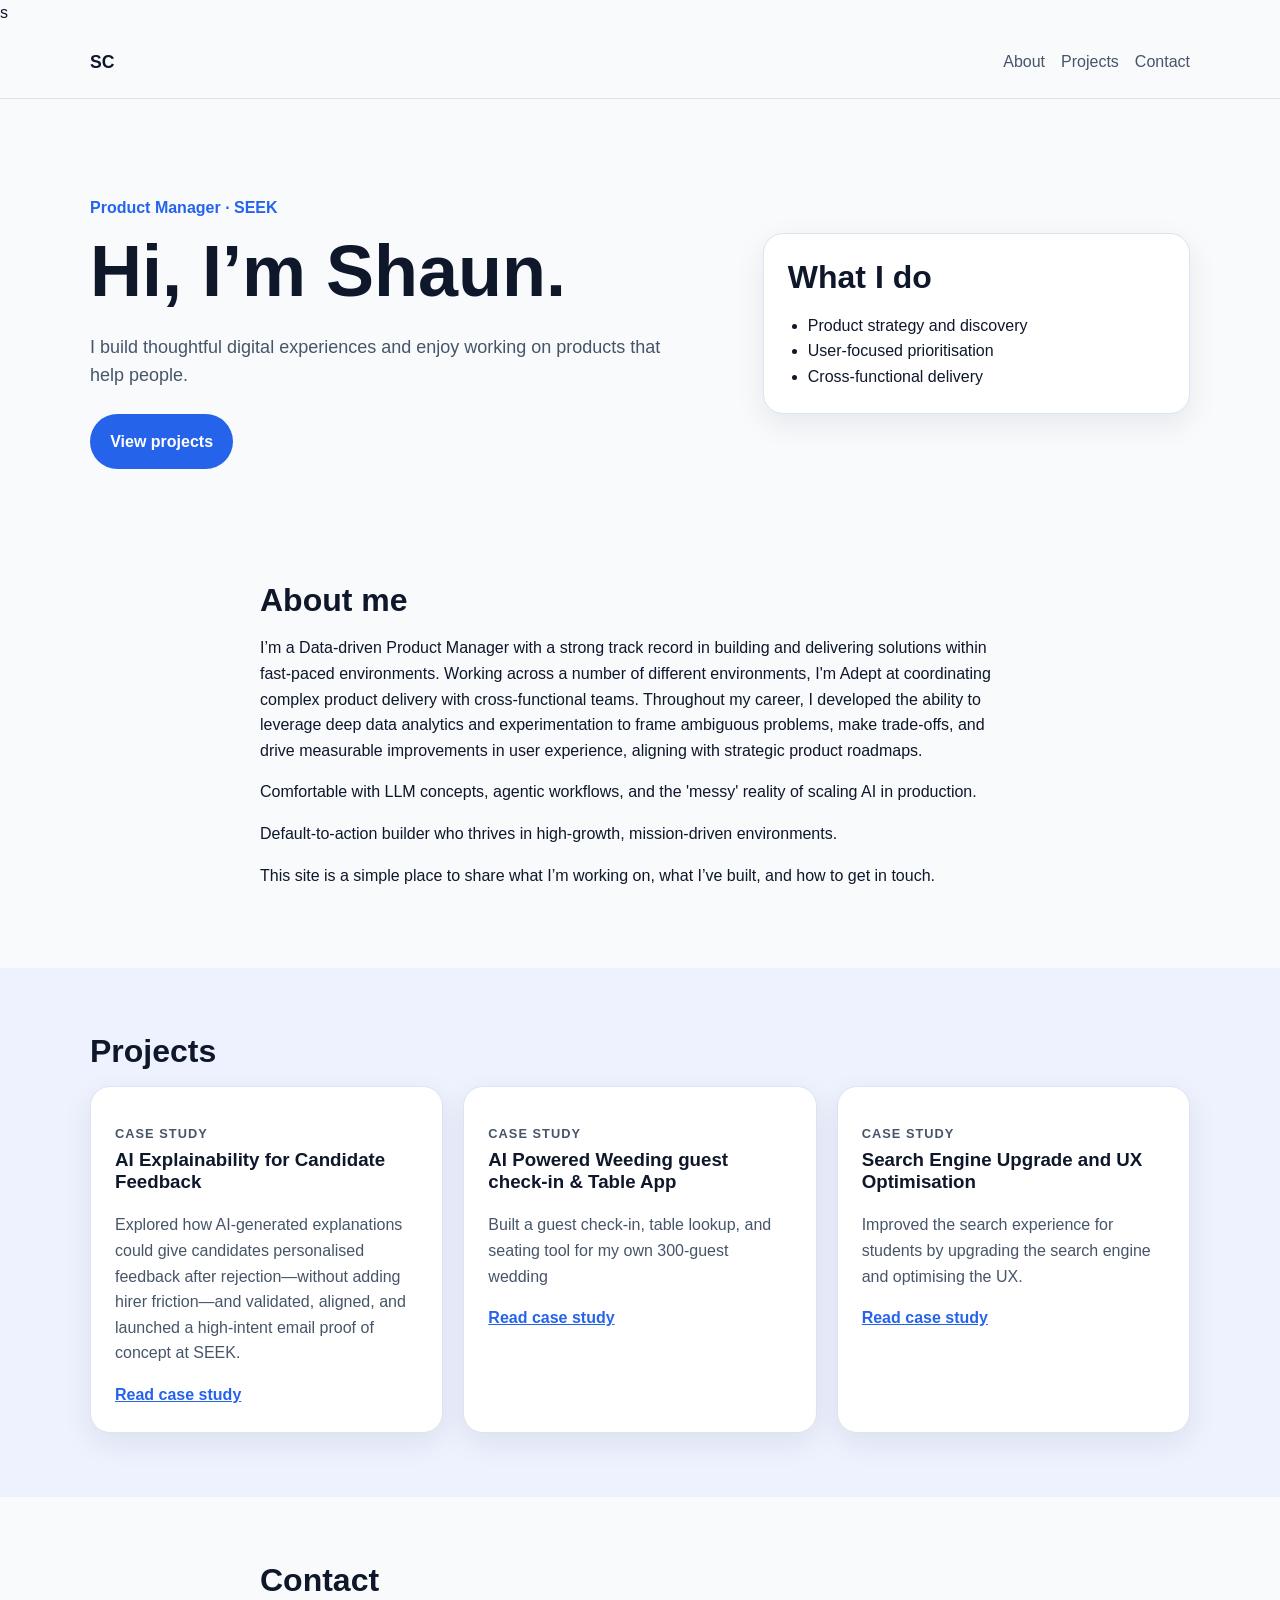
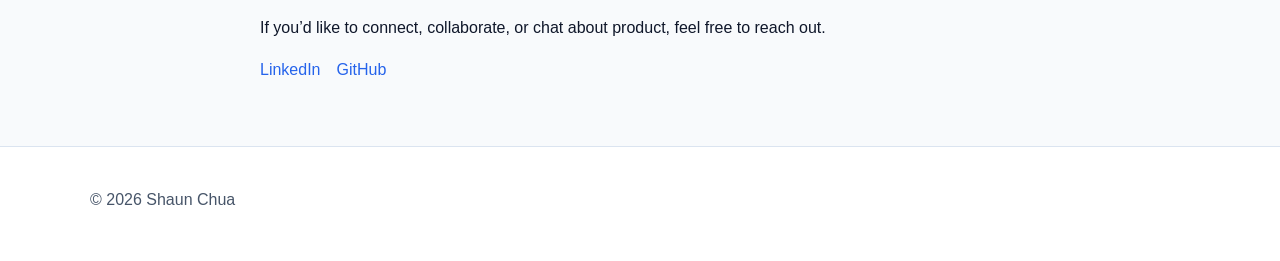
<file: index.html>
<!DOCTYPE html>
<html lang="en">
<head>
  <meta charset="UTF-8" />
  <meta name="viewport" content="width=device-width, initial-scale=1.0" />
  <title>Shaun Chua | Product Manager</title>
  <meta name="description" content="Shaun Chua, Product Manager." />
  <link rel="stylesheet" href="style.css" />
</head>
<body>
  <header class="site-header">s
    <div class="container nav">
      <a class="logo" href="#home">SC</a>
      <nav>
        <a href="#about">About</a>
        <a href="#projects">Projects</a>
        <a href="#contact">Contact</a>
      </nav>
    </div>
  </header>

  <main id="home">
    <section class="hero">
      <div class="container hero-grid">
        <div>
          <p class="eyebrow">Product Manager · SEEK</p>
          <h1>Hi, I’m Shaun.</h1>
          <p class="intro">
            I build thoughtful digital experiences and enjoy working on products that help people.
          </p>
          <div class="hero-actions">
            <a class="button primary" href="#projects">View projects</a>
          </div>
        </div>
        <div class="card highlight">
          <h2>What I do</h2>
          <ul>
            <li>Product strategy and discovery</li>
            <li>User-focused prioritisation</li>
            <li>Cross-functional delivery</li>
          </ul>
        </div>
      </div>
    </section>

    <section id="about" class="section">
      <div class="container narrow">
        <h2>About me</h2>
        <p>
          I’m a Data-driven Product Manager with a strong track record in building and delivering solutions within fast-paced environments. Working across a number of different environments, I'm Adept at coordinating complex product delivery with cross-functional teams. 
          Throughout my career, I developed the ability to leverage deep data analytics and experimentation to frame ambiguous problems, make trade-offs, and drive measurable improvements in user experience, aligning with strategic product roadmaps. 
        </p>
        <p>
        Comfortable with LLM concepts, agentic workflows, and the 'messy' reality of scaling AI in production. 
        </p>
        <p>
        Default-to-action builder who thrives in high-growth, mission-driven environments.
        <p>
          This site is a simple place to share what I’m working on, what I’ve built, and how to get in touch.
        </p>
      </div>
    </section>

    <section id="projects" class="section alt">
      <div class="container">
        <h2>Projects</h2>   
        <div class="project-grid">
          <article class="card project-card">
            <p class="project-tag">Case Study</p>
            <h3>AI Explainability for Candidate Feedback</h3>
          <p>
            Explored how AI-generated explanations could give candidates personalised feedback after rejection—without adding hirer friction—and validated, aligned, and launched a high-intent email proof of concept at SEEK.
          </p>
          <a class="project-link" href="/projects/project-genai-seek.html" style="text-decoration: underline;">Read case study</a>
        </article>     
        <article class="card project-card">
            <p class="project-tag">Case Study</p>
            <h3>AI Powered Weeding guest check-in & Table App</h3>
          <p>
            Built a guest check-in, table lookup, and seating tool for my own 300-guest wedding 
          </p>
          <a class="project-link" href="/projects/project-wedding-app.html" style="text-decoration: underline;">Read case study</a>
        </article>     
        <article class="card project-card">
            <p class="project-tag">Case Study</p>
            <h3>Search Engine Upgrade and UX Optimisation</h3>
          <p>
          Improved the search experience for students by upgrading the search engine and optimising the UX.
          </p>
          <a class="project-link" href="/projects/project-search-exp-cfox.html" style="text-decoration: underline;">Read case study</a>
        </article>    
        </div>
      </div>
    </section>

    <section id="contact" class="section">
      <div class="container narrow">
        <h2>Contact</h2>
        <p>If you’d like to connect, collaborate, or chat about product, feel free to reach out.</p>
        <div class="contact-links">
          <a href="https://www.linkedin.com/in/shaun-chua/" target="_blank" rel="noreferrer">LinkedIn</a>
          <a href="https://github.com/SC-hub1" target="_blank" rel="noreferrer">GitHub</a>
        </div>
      </div>
    </section>
  </main>

  <footer class="site-footer">
    <div class="container footer-content">
      <p>© 2026 Shaun Chua</p>
    </div>
  </footer>
</body>
</html>
</file>
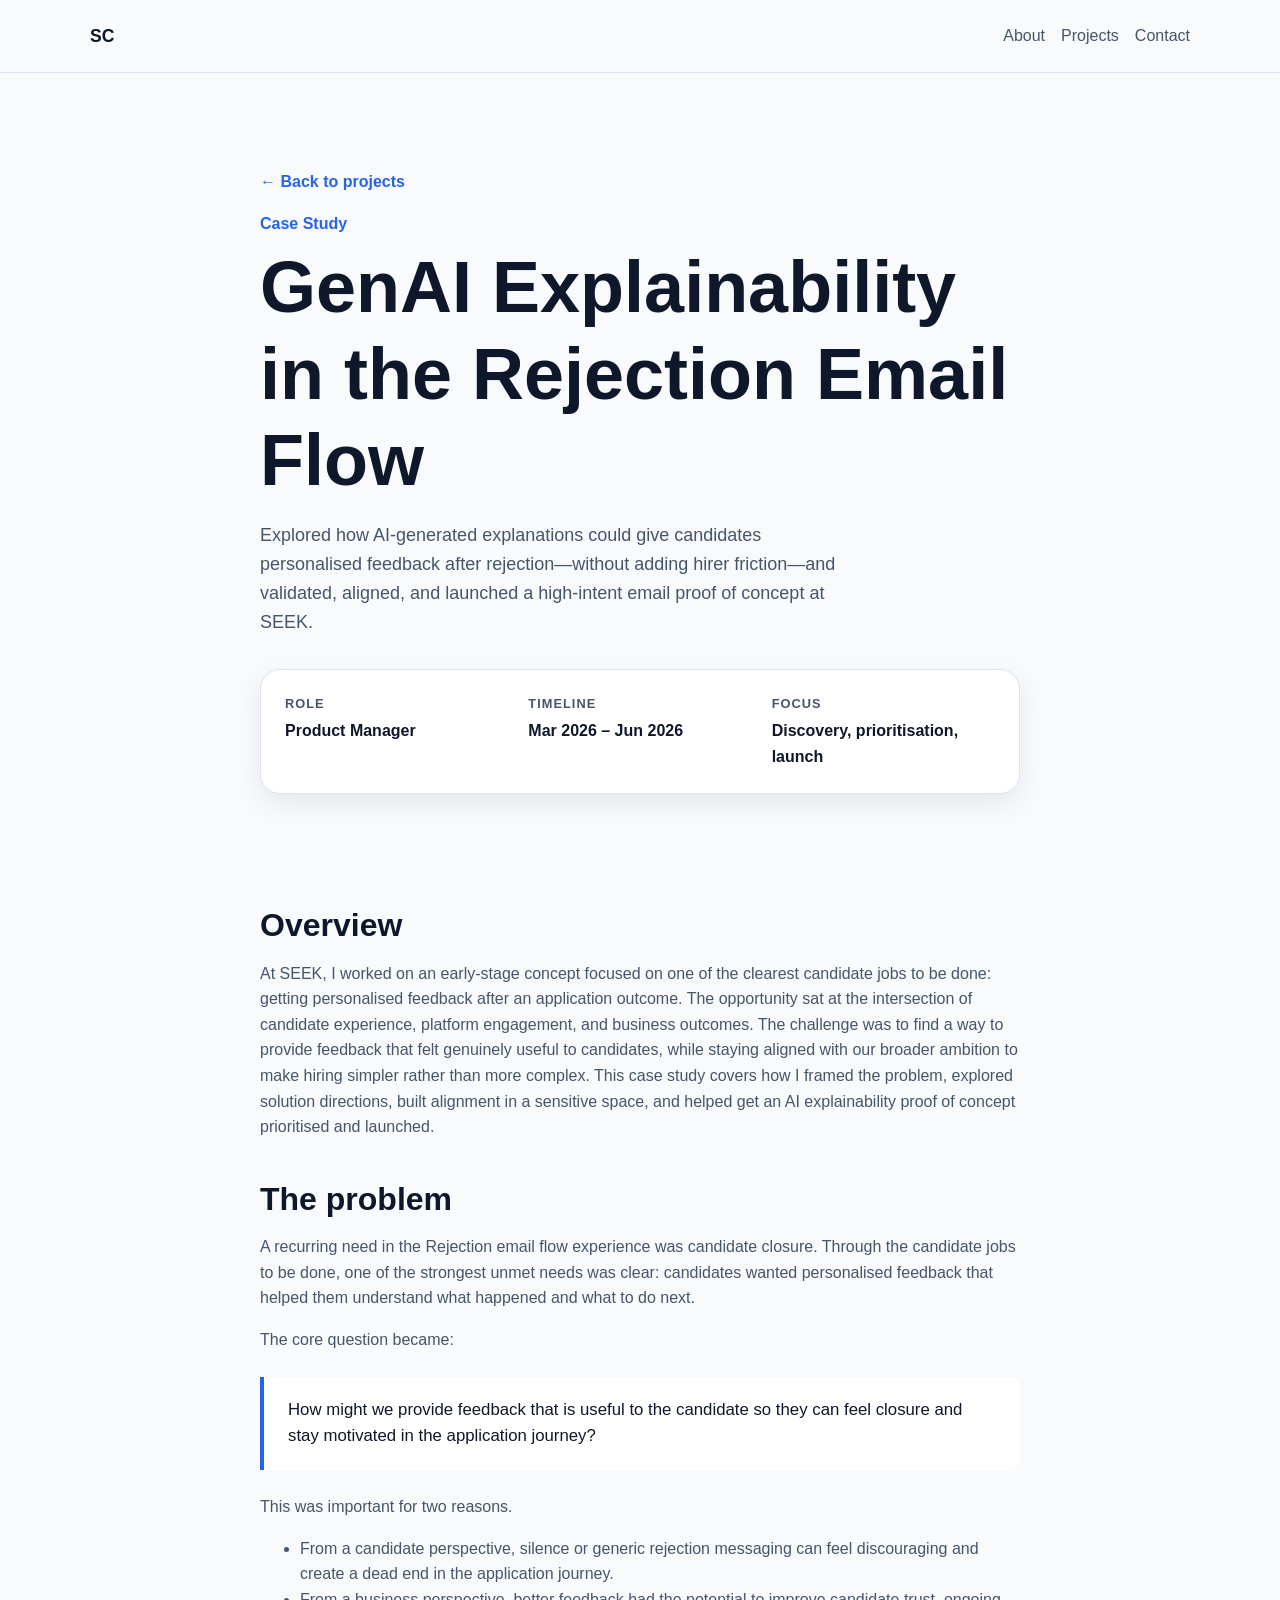
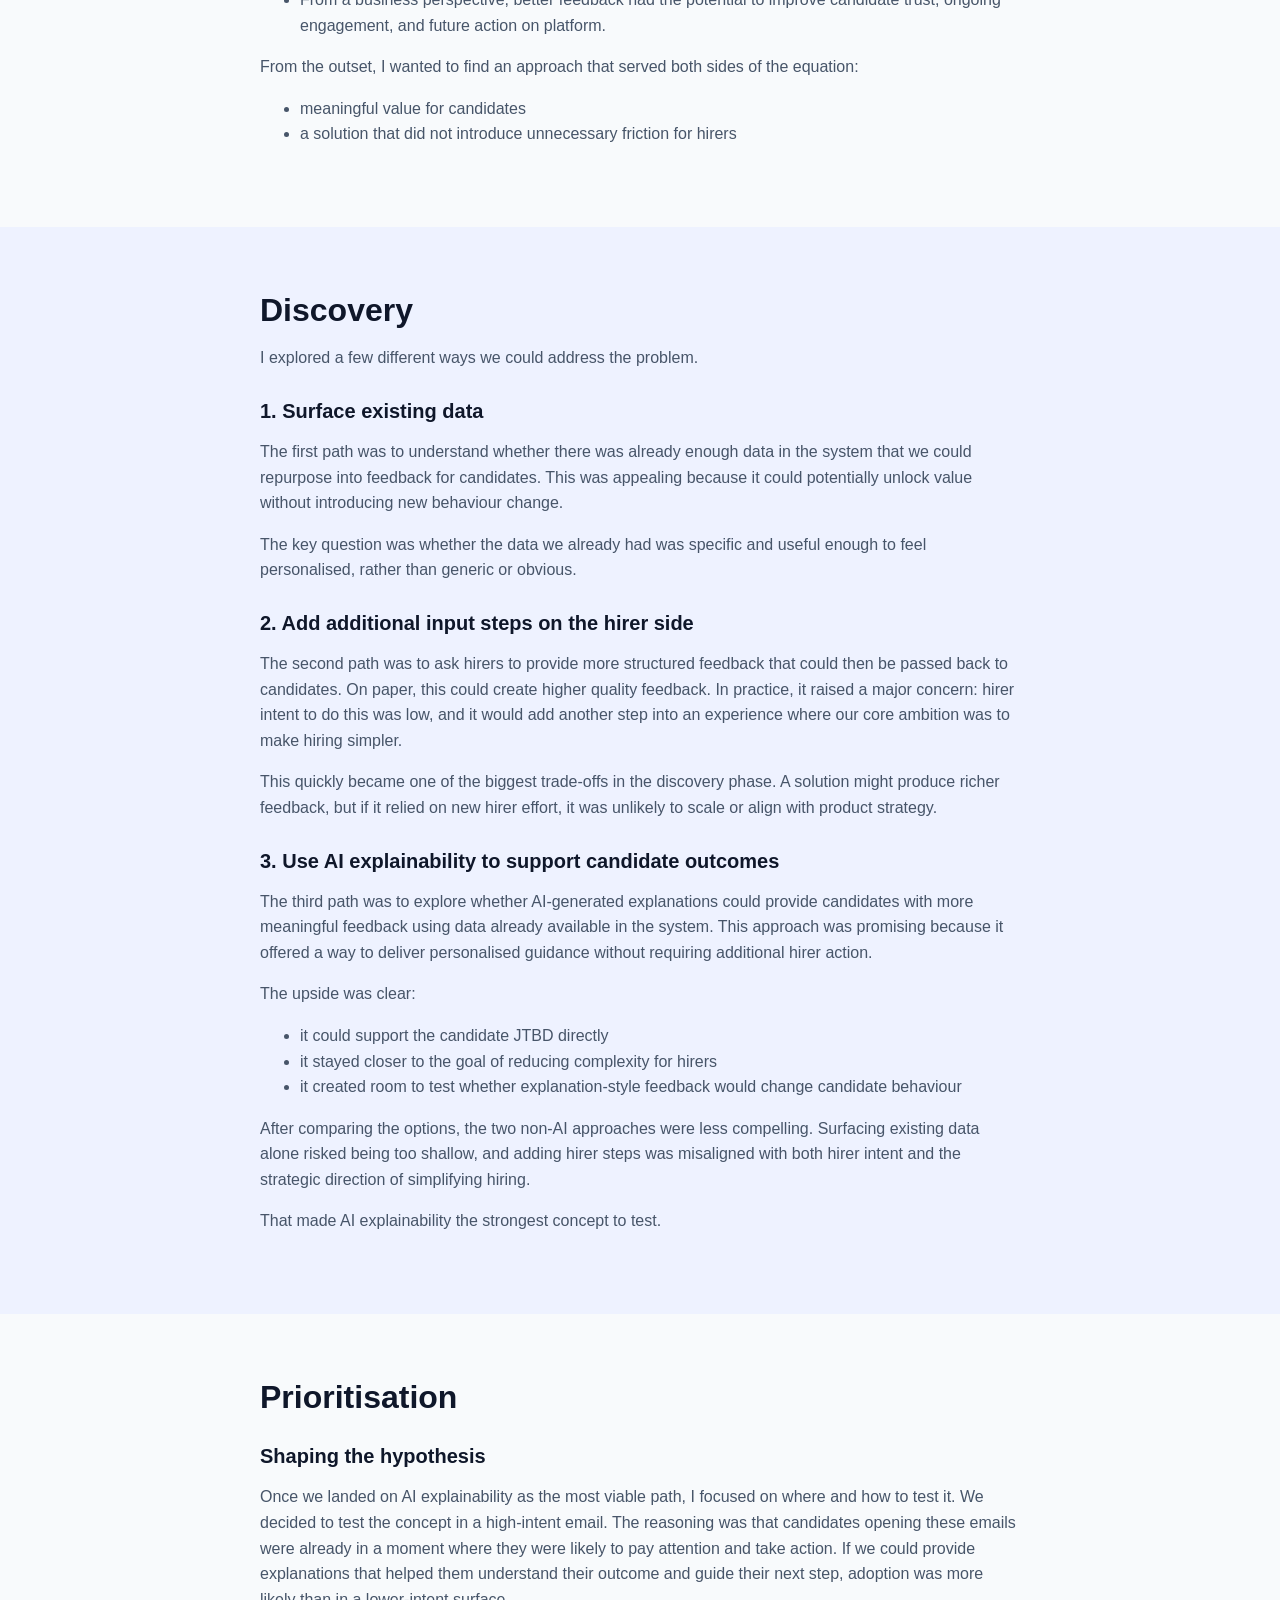
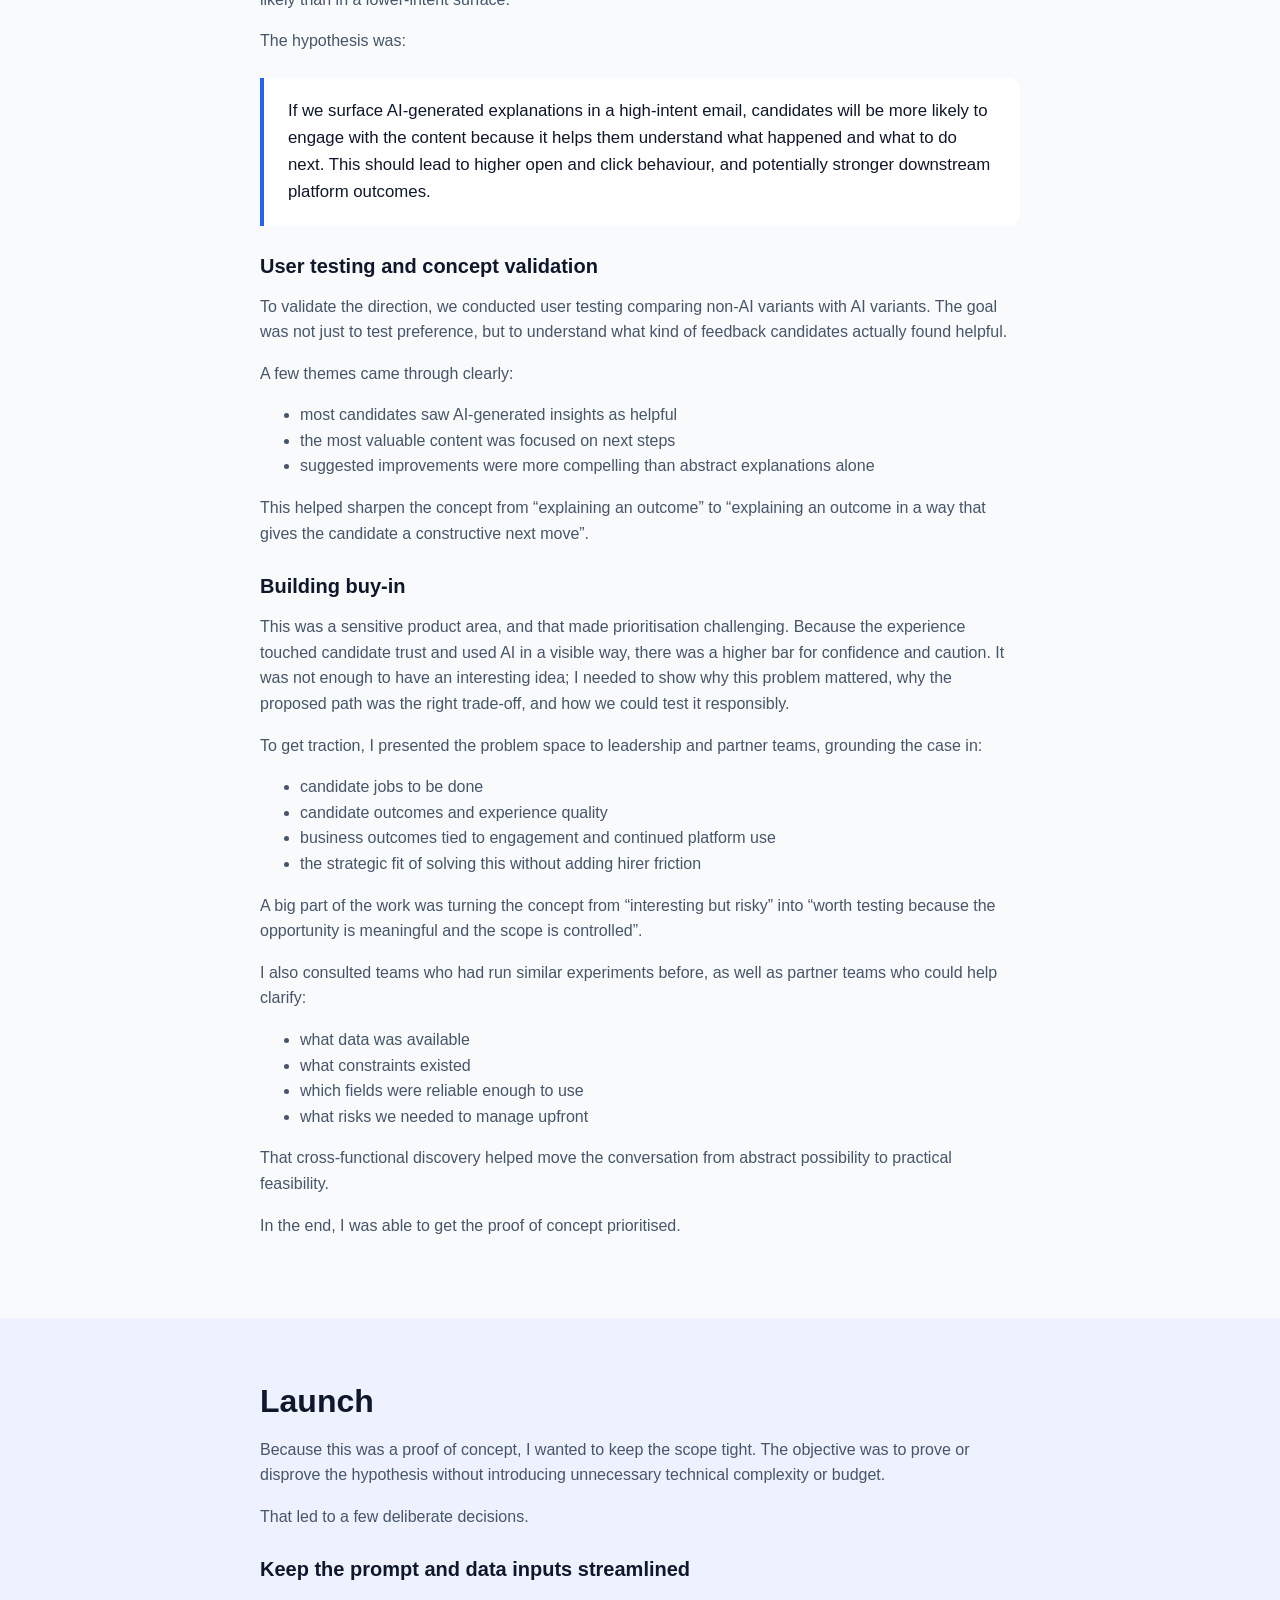
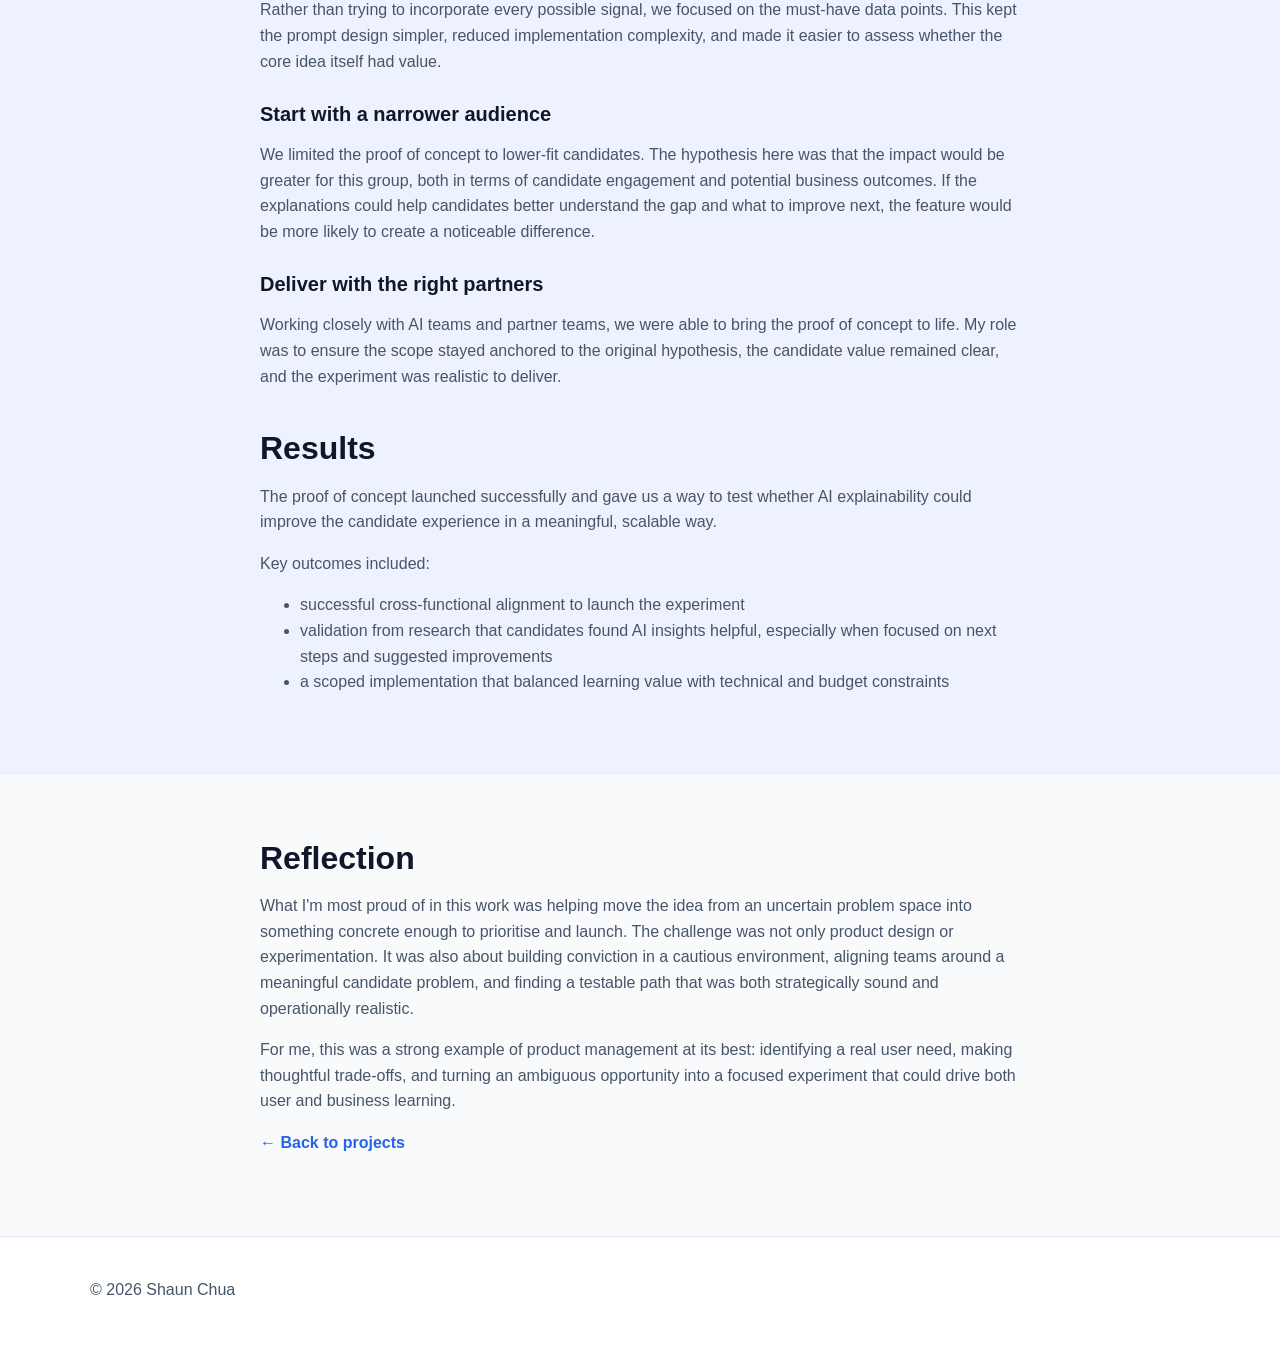
<file: projects/project-genai-seek.html>
<!DOCTYPE html>
<html lang="en">
<head>
  <meta charset="UTF-8" />
  <meta name="viewport" content="width=device-width, initial-scale=1.0" />
  <title>GenAI Explainability in the Rejection Email Flow | Shaun Chua</title>
  <meta name="description" content="Case study: AI explainability for candidate feedback in the rejection email flow at SEEK." />
  <link rel="stylesheet" href="../style.css" />
</head>
<body>
  <header class="site-header">
    <div class="container nav">
      <a class="logo" href="../index.html#home">SC</a>
      <nav>
        <a href="../index.html#about">About</a>
        <a href="../index.html#projects">Projects</a>
        <a href="../index.html#contact">Contact</a>
      </nav>
    </div>
  </header>

  <main>
    <section class="hero">
      <div class="container narrow">
        <p class="back-link"><a href="../index.html#projects">← Back to projects</a></p>
        <p class="eyebrow">Case Study</p>
        <h1>GenAI Explainability in the Rejection Email Flow</h1>
        <p class="intro">
          Explored how AI-generated explanations could give candidates personalised feedback after rejection—without adding hirer friction—and validated, aligned, and launched a high-intent email proof of concept at SEEK.
        </p>
        <div class="project-meta card">
          <div>
            <span class="meta-label">Role</span>
            <p>Product Manager</p>
          </div>
          <div>
            <span class="meta-label">Timeline</span>
            <p>Mar 2026 – Jun 2026</p>
          </div>
          <div>
            <span class="meta-label">Focus</span>
            <p>Discovery, prioritisation, launch</p>
          </div>
        </div>
      </div>
    </section>

    <section class="section">
      <div class="container narrow project-body">
        <h2>Overview</h2>
        <p>
          At SEEK, I worked on an early-stage concept focused on one of the clearest candidate jobs to be done: getting personalised feedback after an application outcome.
          The opportunity sat at the intersection of candidate experience, platform engagement, and business outcomes.
          The challenge was to find a way to provide feedback that felt genuinely useful to candidates, while staying aligned with our broader ambition to make hiring simpler rather than more complex.
          This case study covers how I framed the problem, explored solution directions, built alignment in a sensitive space, and helped get an AI explainability proof of concept prioritised and launched.
        </p>

        <h2>The problem</h2>
        <p>
          A recurring need in the Rejection email flow experience was candidate closure. Through the candidate jobs to be done, one of the strongest unmet needs was clear: candidates wanted personalised feedback that helped them understand what happened and what to do next.
        </p>
        <p>The core question became:</p>
        <blockquote>
          <p>How might we provide feedback that is useful to the candidate so they can feel closure and stay motivated in the application journey?</p>
        </blockquote>
        <p>This was important for two reasons.</p>
        <ul>
          <li>From a candidate perspective, silence or generic rejection messaging can feel discouraging and create a dead end in the application journey.</li>
          <li>From a business perspective, better feedback had the potential to improve candidate trust, ongoing engagement, and future action on platform.</li>
        </ul>
        <p>From the outset, I wanted to find an approach that served both sides of the equation:</p>
        <ul>
          <li>meaningful value for candidates</li>
          <li>a solution that did not introduce unnecessary friction for hirers</li>
        </ul>
      </div>
    </section>

    <section class="section alt">
      <div class="container narrow project-body">
        <h2>Discovery</h2>
        <p>I explored a few different ways we could address the problem.</p>

        <h3>1. Surface existing data</h3>
        <p>
          The first path was to understand whether there was already enough data in the system that we could repurpose into feedback for candidates. This was appealing because it could potentially unlock value without introducing new behaviour change.
        </p>
        <p>
          The key question was whether the data we already had was specific and useful enough to feel personalised, rather than generic or obvious.
        </p>

        <h3>2. Add additional input steps on the hirer side</h3>
        <p>
          The second path was to ask hirers to provide more structured feedback that could then be passed back to candidates. On paper, this could create higher quality feedback. In practice, it raised a major concern: hirer intent to do this was low, and it would add another step into an experience where our core ambition was to make hiring simpler.
        </p>
        <p>
          This quickly became one of the biggest trade-offs in the discovery phase. A solution might produce richer feedback, but if it relied on new hirer effort, it was unlikely to scale or align with product strategy.
        </p>

        <h3>3. Use AI explainability to support candidate outcomes</h3>
        <p>
          The third path was to explore whether AI-generated explanations could provide candidates with more meaningful feedback using data already available in the system. This approach was promising because it offered a way to deliver personalised guidance without requiring additional hirer action.
        </p>
        <p>The upside was clear:</p>
        <ul>
          <li>it could support the candidate JTBD directly</li>
          <li>it stayed closer to the goal of reducing complexity for hirers</li>
          <li>it created room to test whether explanation-style feedback would change candidate behaviour</li>
        </ul>
        <p>
          After comparing the options, the two non-AI approaches were less compelling. Surfacing existing data alone risked being too shallow, and adding hirer steps was misaligned with both hirer intent and the strategic direction of simplifying hiring.
        </p>
        <p>That made AI explainability the strongest concept to test.</p>
      </div>
    </section>

    <section class="section">
      <div class="container narrow project-body">
        <h2>Prioritisation</h2>

        <h3>Shaping the hypothesis</h3>
        <p>
          Once we landed on AI explainability as the most viable path, I focused on where and how to test it.
          We decided to test the concept in a high-intent email. The reasoning was that candidates opening these emails were already in a moment where they were likely to pay attention and take action. If we could provide explanations that helped them understand their outcome and guide their next step, adoption was more likely than in a lower-intent surface.
        </p>
        <p>The hypothesis was:</p>
        <blockquote>
          <p>If we surface AI-generated explanations in a high-intent email, candidates will be more likely to engage with the content because it helps them understand what happened and what to do next. This should lead to higher open and click behaviour, and potentially stronger downstream platform outcomes.</p>
        </blockquote>

        <h3>User testing and concept validation</h3>
        <p>
          To validate the direction, we conducted user testing comparing non-AI variants with AI variants. The goal was not just to test preference, but to understand what kind of feedback candidates actually found helpful.
        </p>
        <p>A few themes came through clearly:</p>
        <ul>
          <li>most candidates saw AI-generated insights as helpful</li>
          <li>the most valuable content was focused on next steps</li>
          <li>suggested improvements were more compelling than abstract explanations alone</li>
        </ul>
        <p>
          This helped sharpen the concept from “explaining an outcome” to “explaining an outcome in a way that gives the candidate a constructive next move”.
        </p>

        <h3>Building buy-in</h3>
        <p>
          This was a sensitive product area, and that made prioritisation challenging.
          Because the experience touched candidate trust and used AI in a visible way, there was a higher bar for confidence and caution. It was not enough to have an interesting idea; I needed to show why this problem mattered, why the proposed path was the right trade-off, and how we could test it responsibly.
        </p>
        <p>To get traction, I presented the problem space to leadership and partner teams, grounding the case in:</p>
        <ul>
          <li>candidate jobs to be done</li>
          <li>candidate outcomes and experience quality</li>
          <li>business outcomes tied to engagement and continued platform use</li>
          <li>the strategic fit of solving this without adding hirer friction</li>
        </ul>
        <p>
          A big part of the work was turning the concept from “interesting but risky” into “worth testing because the opportunity is meaningful and the scope is controlled”.
        </p>
        <p>I also consulted teams who had run similar experiments before, as well as partner teams who could help clarify:</p>
        <ul>
          <li>what data was available</li>
          <li>what constraints existed</li>
          <li>which fields were reliable enough to use</li>
          <li>what risks we needed to manage upfront</li>
        </ul>
        <p>That cross-functional discovery helped move the conversation from abstract possibility to practical feasibility.</p>
        <p>In the end, I was able to get the proof of concept prioritised.</p>
      </div>
    </section>

    <section class="section alt">
      <div class="container narrow project-body">
        <h2>Launch</h2>
        <p>
          Because this was a proof of concept, I wanted to keep the scope tight. The objective was to prove or disprove the hypothesis without introducing unnecessary technical complexity or budget.
        </p>
        <p>That led to a few deliberate decisions.</p>

        <h3>Keep the prompt and data inputs streamlined</h3>
        <p>
          Rather than trying to incorporate every possible signal, we focused on the must-have data points. This kept the prompt design simpler, reduced implementation complexity, and made it easier to assess whether the core idea itself had value.
        </p>

        <h3>Start with a narrower audience</h3>
        <p>
          We limited the proof of concept to lower-fit candidates. The hypothesis here was that the impact would be greater for this group, both in terms of candidate engagement and potential business outcomes. If the explanations could help candidates better understand the gap and what to improve next, the feature would be more likely to create a noticeable difference.
        </p>

        <h3>Deliver with the right partners</h3>
        <p>
          Working closely with AI teams and partner teams, we were able to bring the proof of concept to life. My role was to ensure the scope stayed anchored to the original hypothesis, the candidate value remained clear, and the experiment was realistic to deliver.
        </p>

        <h2>Results</h2>
        <p>
          The proof of concept launched successfully and gave us a way to test whether AI explainability could improve the candidate experience in a meaningful, scalable way.
        </p>
        <p>Key outcomes included:</p>
        <ul>
          <li>successful cross-functional alignment to launch the experiment</li>
          <li>validation from research that candidates found AI insights helpful, especially when focused on next steps and suggested improvements</li>
          <li>a scoped implementation that balanced learning value with technical and budget constraints</li>
        </ul>

        
      </div>
    </section>

    <section class="section">
      <div class="container narrow project-body">
        <h2>Reflection</h2>
        <p>
          What I'm most proud of in this work was helping move the idea from an uncertain problem space into something concrete enough to prioritise and launch.
          The challenge was not only product design or experimentation.
          It was also about building conviction in a cautious environment, aligning teams around a meaningful candidate problem, and finding a testable path that was both strategically sound and operationally realistic.
        </p>
        <p>
          For me, this was a strong example of product management at its best: identifying a real user need, making thoughtful trade-offs, and turning an ambiguous opportunity into a focused experiment that could drive both user and business learning.
        </p>
        <p class="back-link"><a href="../index.html#projects">← Back to projects</a></p>
      </div>
    </section>
  </main>

  <footer class="site-footer">
    <div class="container footer-content">
      <p>© 2026 Shaun Chua</p>
    </div>
  </footer>
</body>
</html>
</file>
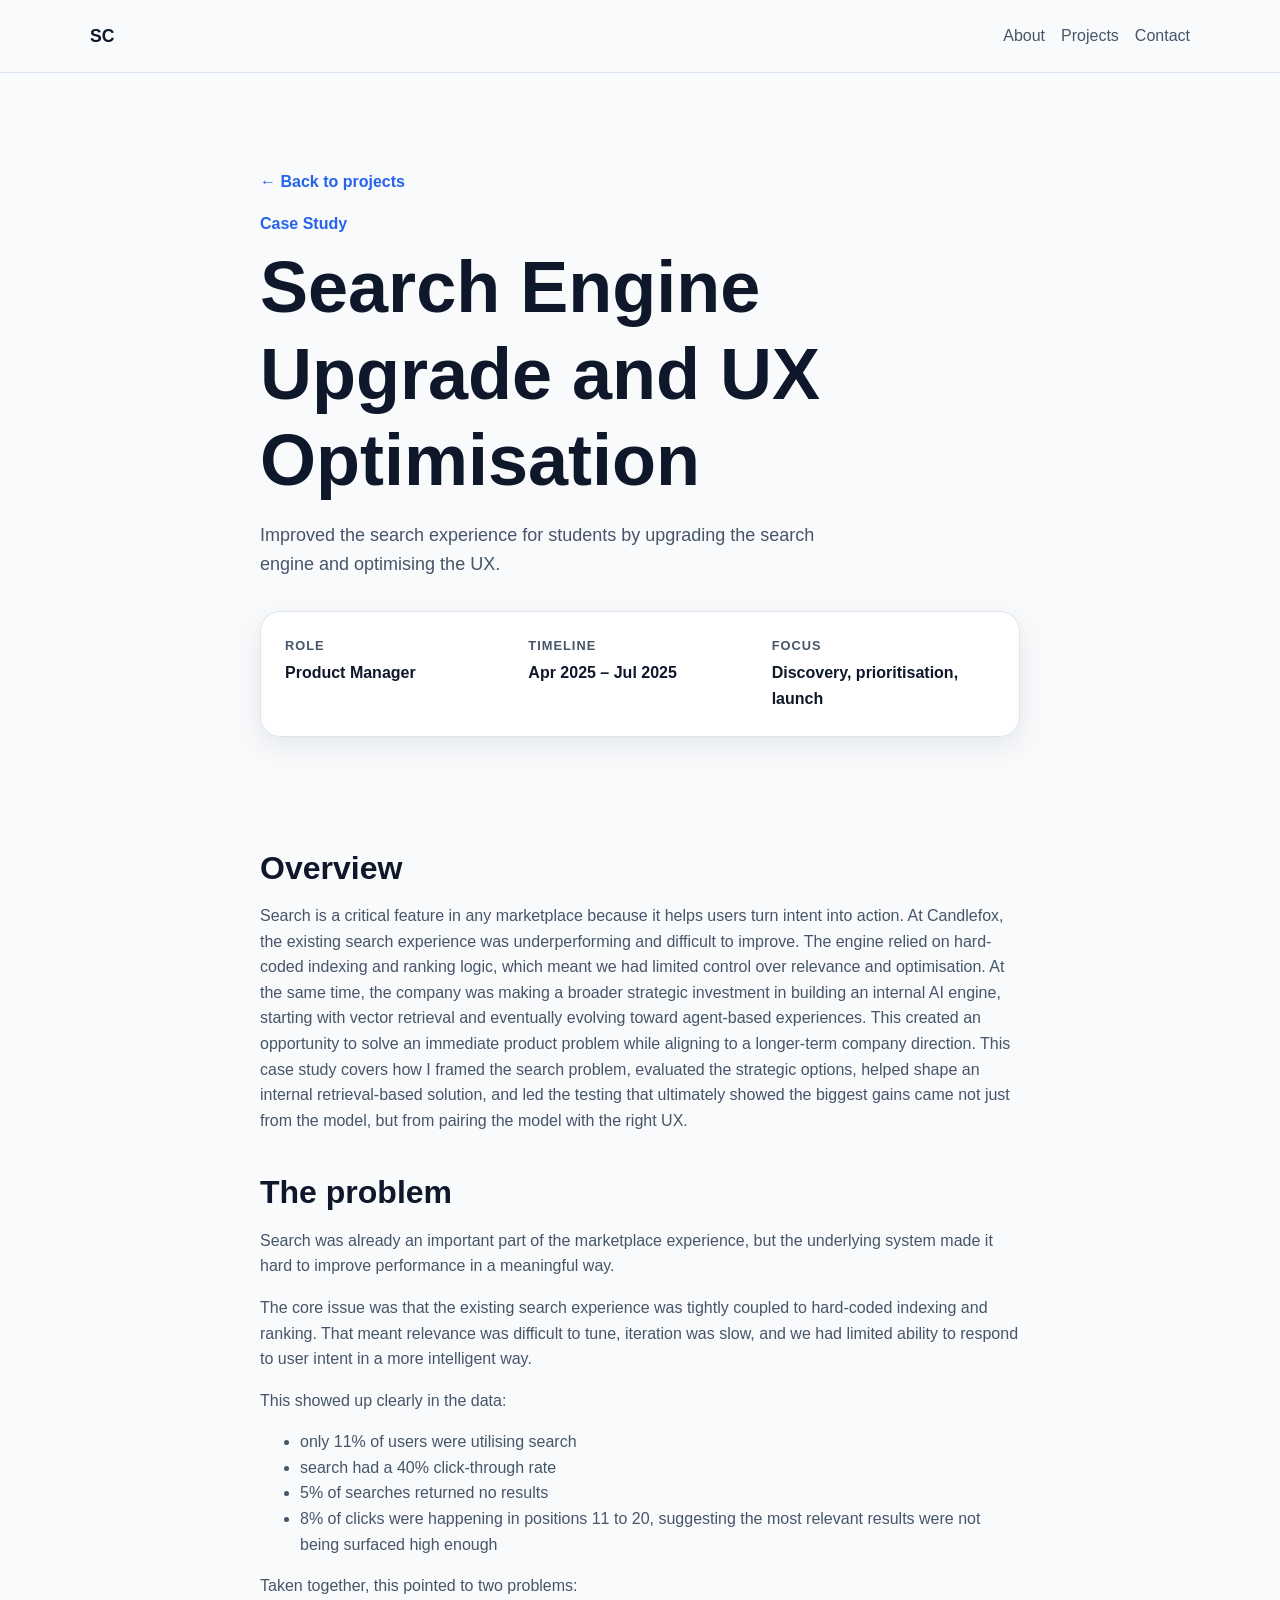
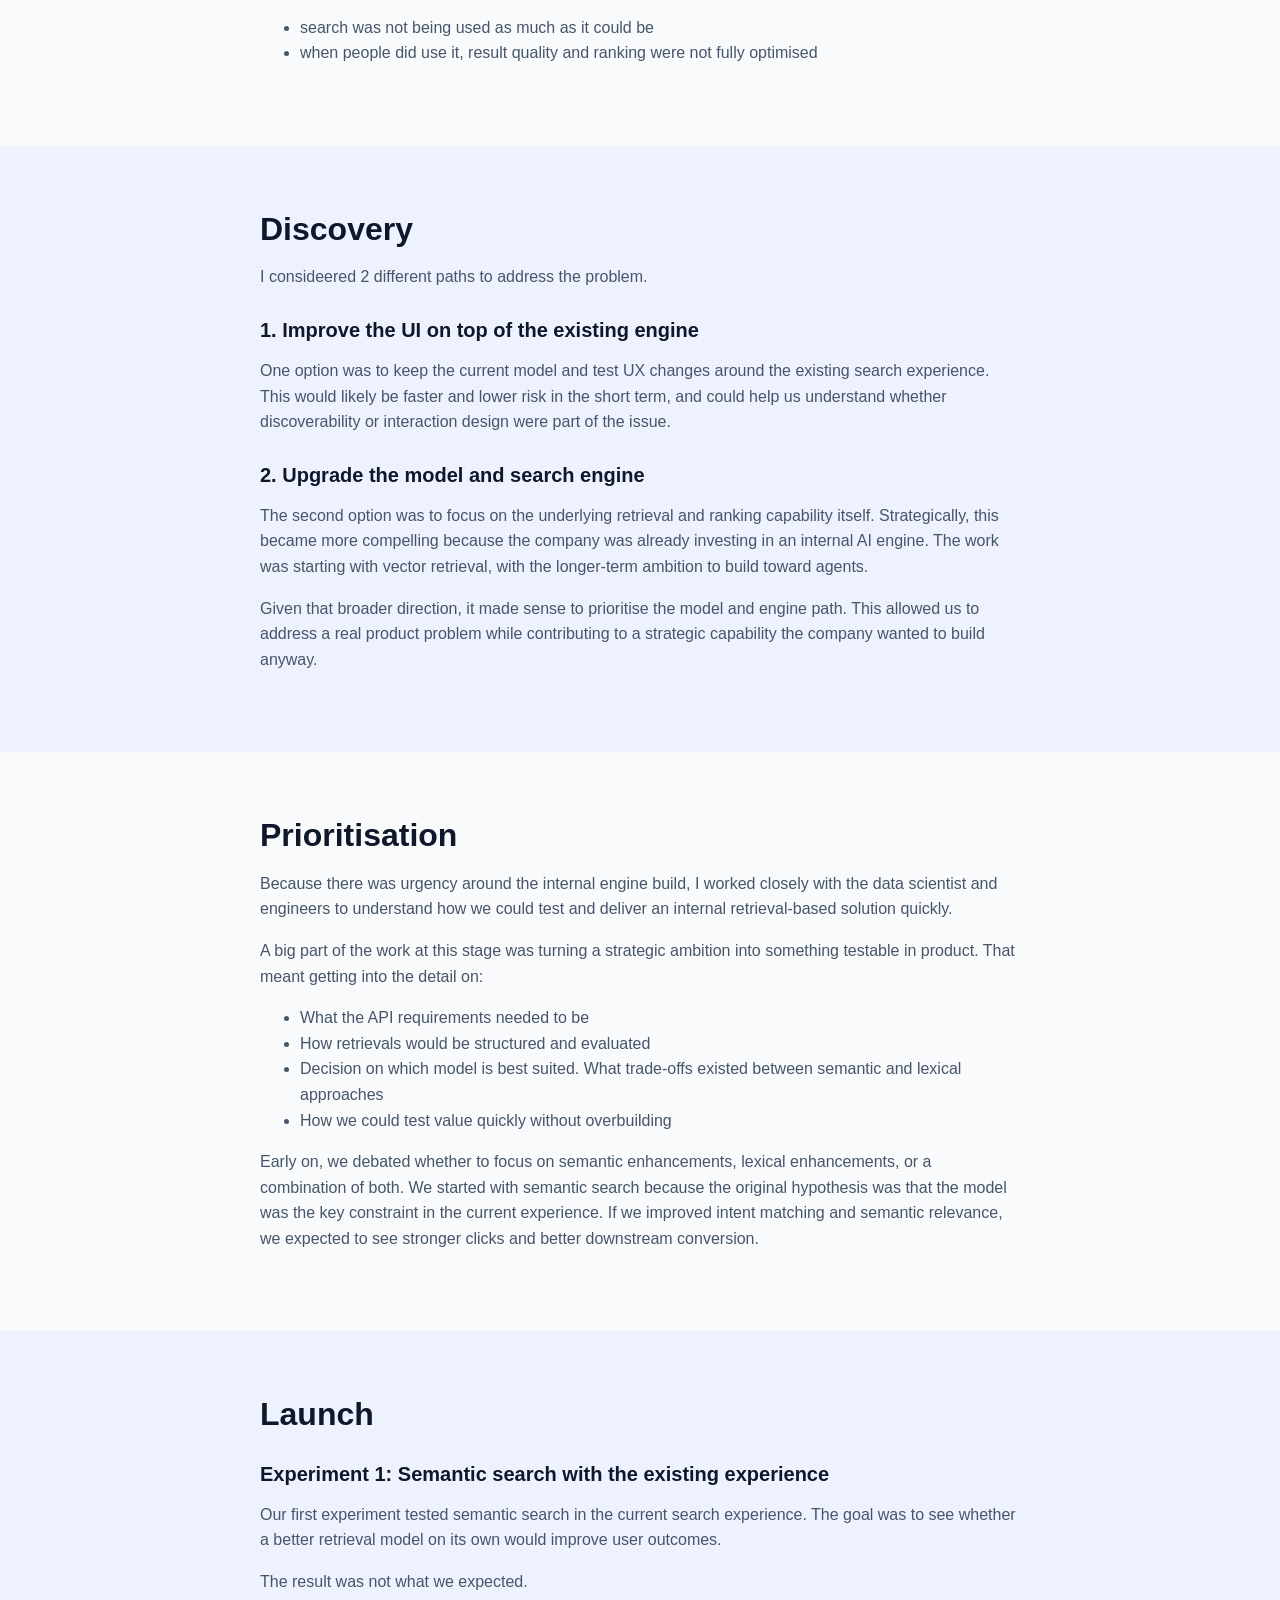
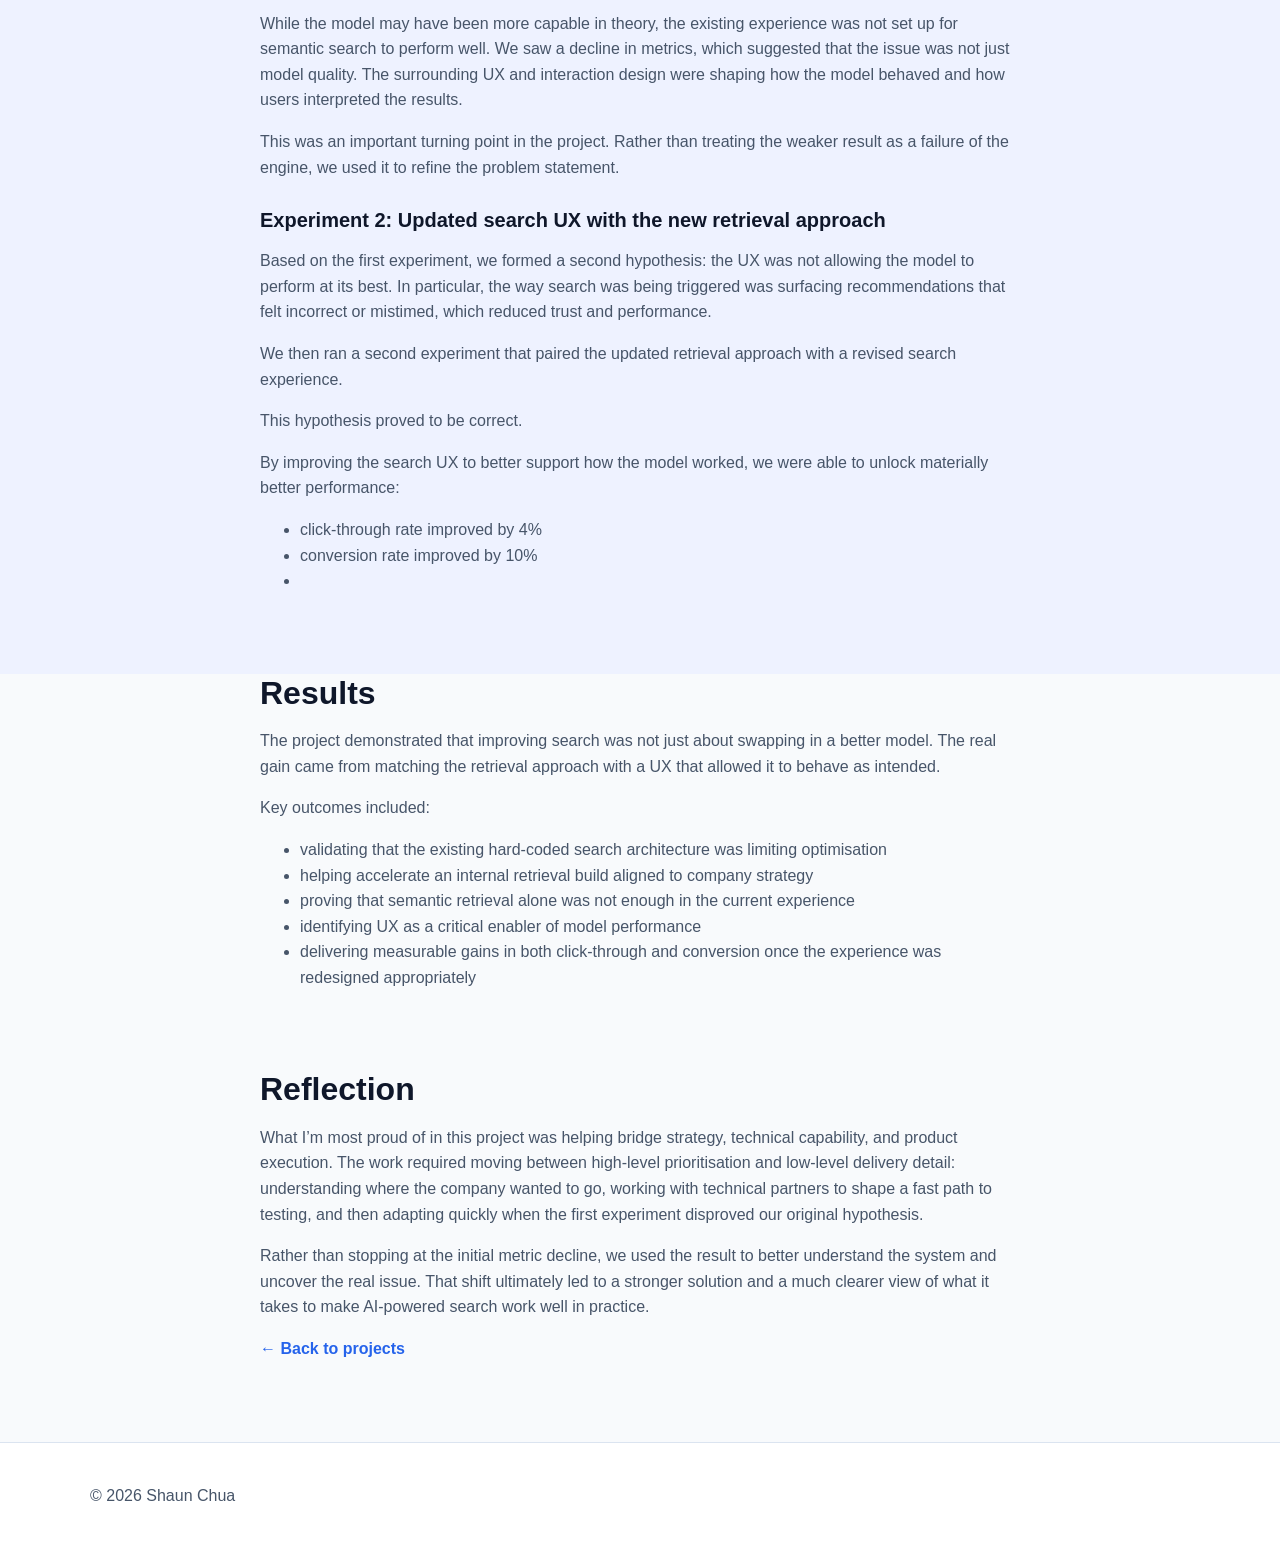
<file: projects/project-search-exp-cfox.html>
<!DOCTYPE html>
<html lang="en">
<head>
  <meta charset="UTF-8" />
  <meta name="viewport" content="width=device-width, initial-scale=1.0" />
  <title> Search Engine Upgrade and UX Optimisation| Shaun Chua</title>
  <meta name="description" content="Case study: AI explainability for candidate feedback in the rejection email flow at SEEK." />
  <link rel="stylesheet" href="../style.css" />
</head>
<body>
  <header class="site-header">
    <div class="container nav">
      <a class="logo" href="../index.html#home">SC</a>
      <nav>
        <a href="../index.html#about">About</a>
        <a href="../index.html#projects">Projects</a>
        <a href="../index.html#contact">Contact</a>
      </nav>
    </div>
  </header>

  <main>
    <section class="hero">
      <div class="container narrow">
        <p class="back-link"><a href="../index.html#projects">← Back to projects</a></p>
        <p class="eyebrow">Case Study</p>
        <h1>Search Engine Upgrade and UX Optimisation</h1>
        <p class="intro">
          Improved the search experience for students by upgrading the search engine and optimising the UX.
        </p>
        <div class="project-meta card">
          <div>
            <span class="meta-label">Role</span>
            <p>Product Manager</p>
          </div>
          <div>
            <span class="meta-label">Timeline</span>
            <p>Apr 2025 – Jul 2025</p>
          </div>
          <div>
            <span class="meta-label">Focus</span>
            <p>Discovery, prioritisation, launch</p>
          </div>
        </div>
      </div>
    </section>

    <section class="section">
      <div class="container narrow project-body">
        <h2>Overview</h2>
        <p>
            Search is a critical feature in any marketplace because it helps users turn intent into action. At Candlefox, the existing search experience was underperforming and difficult to improve. The engine relied on hard-coded indexing and ranking logic, which meant we had limited control over relevance and optimisation.
            At the same time, the company was making a broader strategic investment in building an internal AI engine, starting with vector retrieval and eventually evolving toward agent-based experiences. This created an opportunity to solve an immediate product problem while aligning to a longer-term company direction.
            This case study covers how I framed the search problem, evaluated the strategic options, helped shape an internal retrieval-based solution, and led the testing that ultimately showed the biggest gains came not just from the model, but from pairing the model with the right UX.
        </p>

        <h2>The problem</h2>
        <p>
        Search was already an important part of the marketplace experience, but the underlying system made it hard to improve performance in a meaningful way.        
        </p>
        <p>
        The core issue was that the existing search experience was tightly coupled to hard-coded indexing and ranking. That meant relevance was difficult to tune, iteration was slow, and we had limited ability to respond to user intent in a more intelligent way.
        </p>
        <p>This showed up clearly in the data:</p>
        <ul>
          <li>only 11% of users were utilising search</li>
          <li>search had a 40% click-through rate</li>
          <li>5% of searches returned no results</li>
          <li>8% of clicks were happening in positions 11 to 20, suggesting the most relevant results were not being surfaced high enough</li>
        </ul>
        <p>Taken together, this pointed to two problems:</p>
        <ul>
          <li>search was not being used as much as it could be</li>
          <li>when people did use it, result quality and ranking were not fully optimised</li>
        </ul>
      </div>
    </section>

    <section class="section alt">
      <div class="container narrow project-body">
        <h2>Discovery</h2>
        <p>I consideered 2 different paths to address the problem.</p>

        <h3>1. Improve the UI on top of the existing engine</h3>
        <p>
            One option was to keep the current model and test UX changes around the existing search experience. This would likely be faster and lower risk in the short term, and could help us understand whether discoverability or interaction design were part of the issue.
        </p>

        <h3>2. Upgrade the model and search engine</h3>
        <p>
            The second option was to focus on the underlying retrieval and ranking capability itself. Strategically, this became more compelling because the company was already investing in an internal AI engine. The work was starting with vector retrieval, with the longer-term ambition to build toward agents.
        </p>
        <p>
            Given that broader direction, it made sense to prioritise the model and engine path. This allowed us to address a real product problem while contributing to a strategic capability the company wanted to build anyway.
        </p>
      </div>
    </section>

    <section class="section">
      <div class="container narrow project-body">
        <h2>Prioritisation</h2>

        <p>
            Because there was urgency around the internal engine build, I worked closely with the data scientist and engineers to understand how we could test and deliver an internal retrieval-based solution quickly.
        </p>
        <p>A big part of the work at this stage was turning a strategic ambition into something testable in product. That meant getting into the detail on:</p>
        <ul>
          <li>What the API requirements needed to be</li>
          <li>How retrievals would be structured and evaluated</li>
          <li>Decision on which model is best suited. What trade-offs existed between semantic and lexical approaches</li>
          <li>How we could test value quickly without overbuilding</li>
        </ul>
        <p>
            Early on, we debated whether to focus on semantic enhancements, lexical enhancements, or a combination of both. We started with semantic search because the original hypothesis was that the model was the key constraint in the current experience. If we improved intent matching and semantic relevance, we expected to see stronger clicks and better downstream conversion.
        </p>
      </div>
    </section>
    
    <section class="section alt">
      <div class="container narrow project-body">
        <h2>Launch</h2>
        <h3>Experiment 1: Semantic search with the existing experience</h3>
        <p>
            Our first experiment tested semantic search in the current search experience. The goal was to see whether a better retrieval model on its own would improve user outcomes.
        </p>
        <p>The result was not what we expected.</p>
        <p>While the model may have been more capable in theory, the existing experience was not set up for semantic search to perform well. We saw a decline in metrics, which suggested that the issue was not just model quality. The surrounding UX and interaction design were shaping how the model behaved and how users interpreted the results.</p>
        <p>This was an important turning point in the project. Rather than treating the weaker result as a failure of the engine, we used it to refine the problem statement.</p>

        <h3>Experiment 2: Updated search UX with the new retrieval approach</h3>
        <p>
        Based on the first experiment, we formed a second hypothesis: the UX was not allowing the model to perform at its best. In particular, the way search was being triggered was surfacing recommendations that felt incorrect or mistimed, which reduced trust and performance.
        </p>
        <p>We then ran a second experiment that paired the updated retrieval approach with a revised search experience.</p>
        <p>This hypothesis proved to be correct.</p>
        <p>By improving the search UX to better support how the model worked, we were able to unlock materially better performance:</p>
        <ul>
            <li>click-through rate improved by 4%</li>
            <li>conversion rate improved by 10%<li>
        </ul>
      </div>
    </section>
    </section>
    <div class="container narrow project-body">
        <h2>Results</h2>
        <p>
            The project demonstrated that improving search was not just about swapping in a better model. The real gain came from matching the retrieval approach with a UX that allowed it to behave as intended.        </p>
        <p>Key outcomes included:</p>
        <ul>
          <li>validating that the existing hard-coded search architecture was limiting optimisation</li>
          <li>helping accelerate an internal retrieval build aligned to company strategy</li>
          <li>proving that semantic retrieval alone was not enough in the current experience</li>
          <li>identifying UX as a critical enabler of model performance</li>
          <li>delivering measurable gains in both click-through and conversion once the experience was redesigned appropriately</li>
        </ul>
      </div>
    </section>

    <section class="section">
      <div class="container narrow project-body">
        <h2>Reflection</h2>
        <p>
        What I’m most proud of in this project was helping bridge strategy, technical capability, and product execution. The work required moving between high-level prioritisation and low-level delivery detail: understanding where the company wanted to go, working with technical partners to shape a fast path to testing, and then adapting quickly when the first experiment disproved our original hypothesis.
        </p>
        <p>
            Rather than stopping at the initial metric decline, we used the result to better understand the system and uncover the real issue. That shift ultimately led to a stronger solution and a much clearer view of what it takes to make AI-powered search work well in practice.
        </p>
        <p class="back-link"><a href="../index.html#projects">← Back to projects</a></p>
      </div>
    </section>
  </main>

  <footer class="site-footer">
    <div class="container footer-content">
      <p>© 2026 Shaun Chua</p>
    </div>
  </footer>
</body>
</html>
</file>
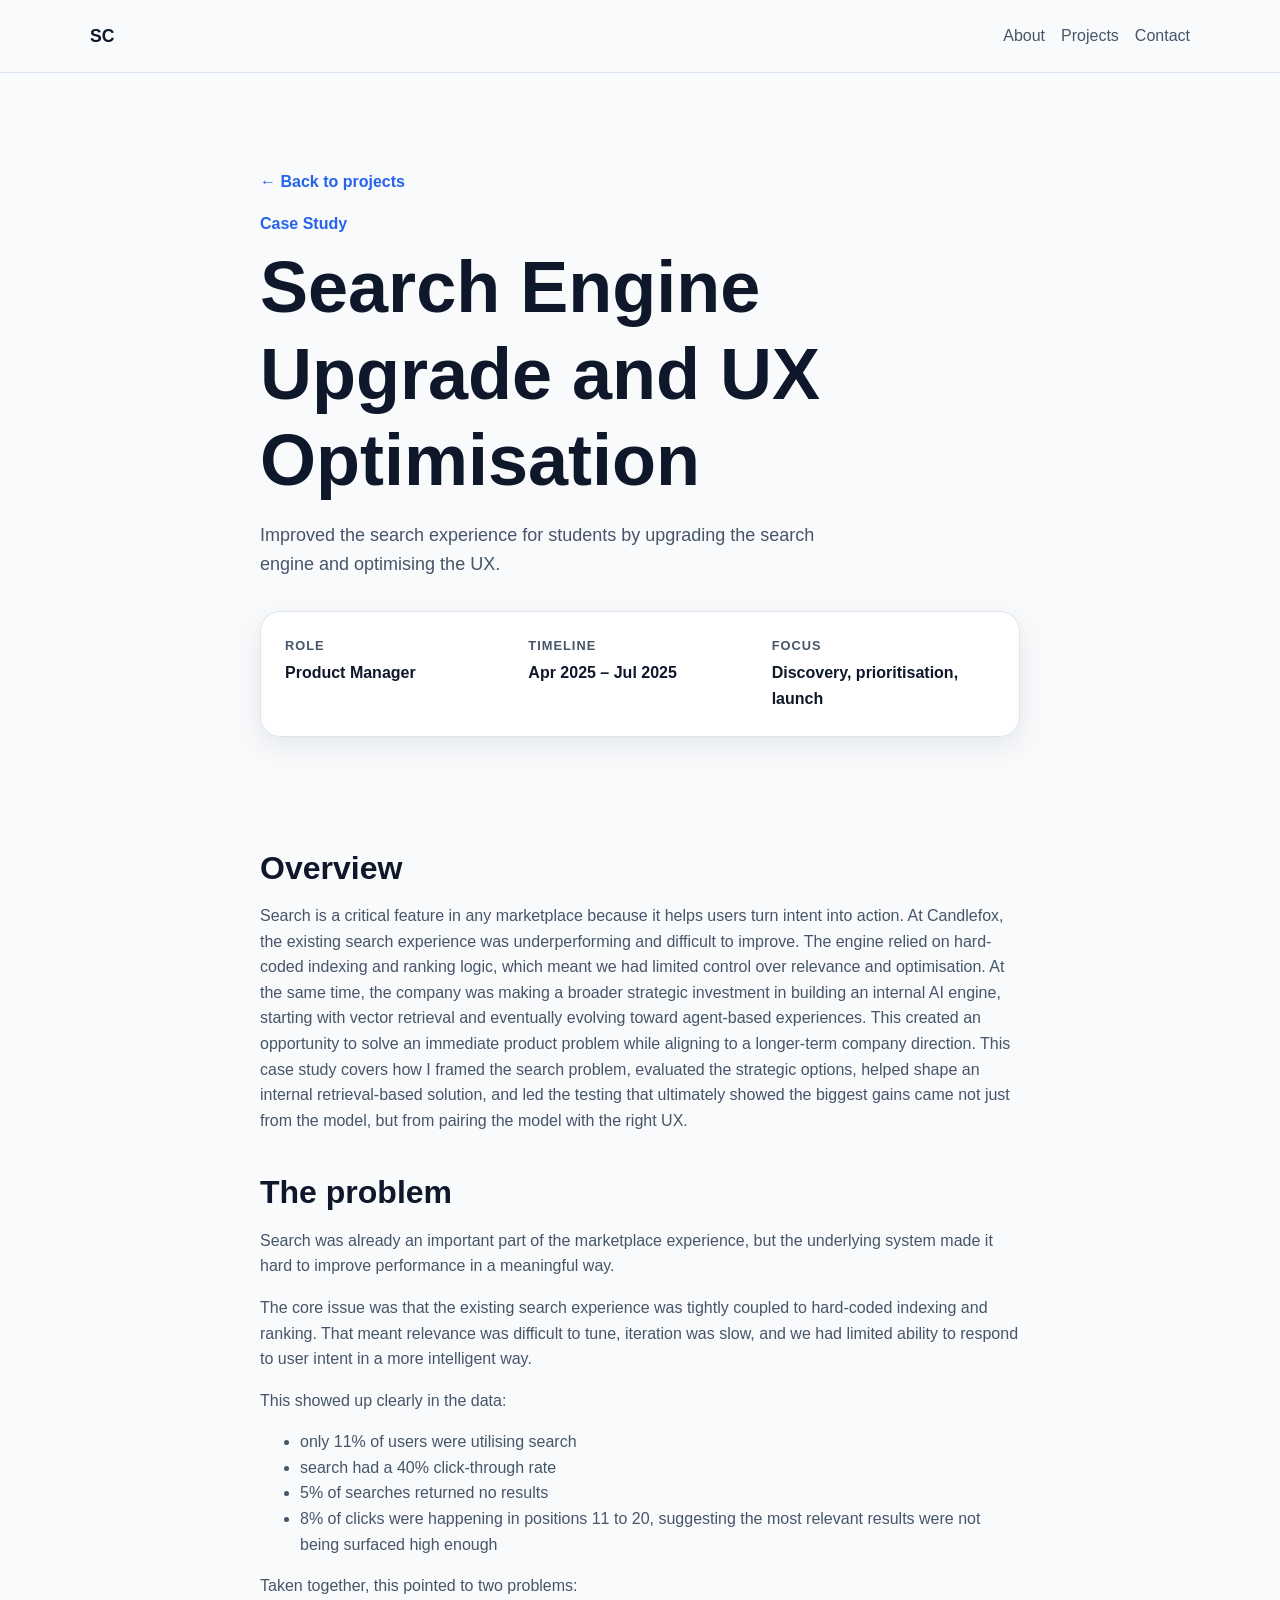
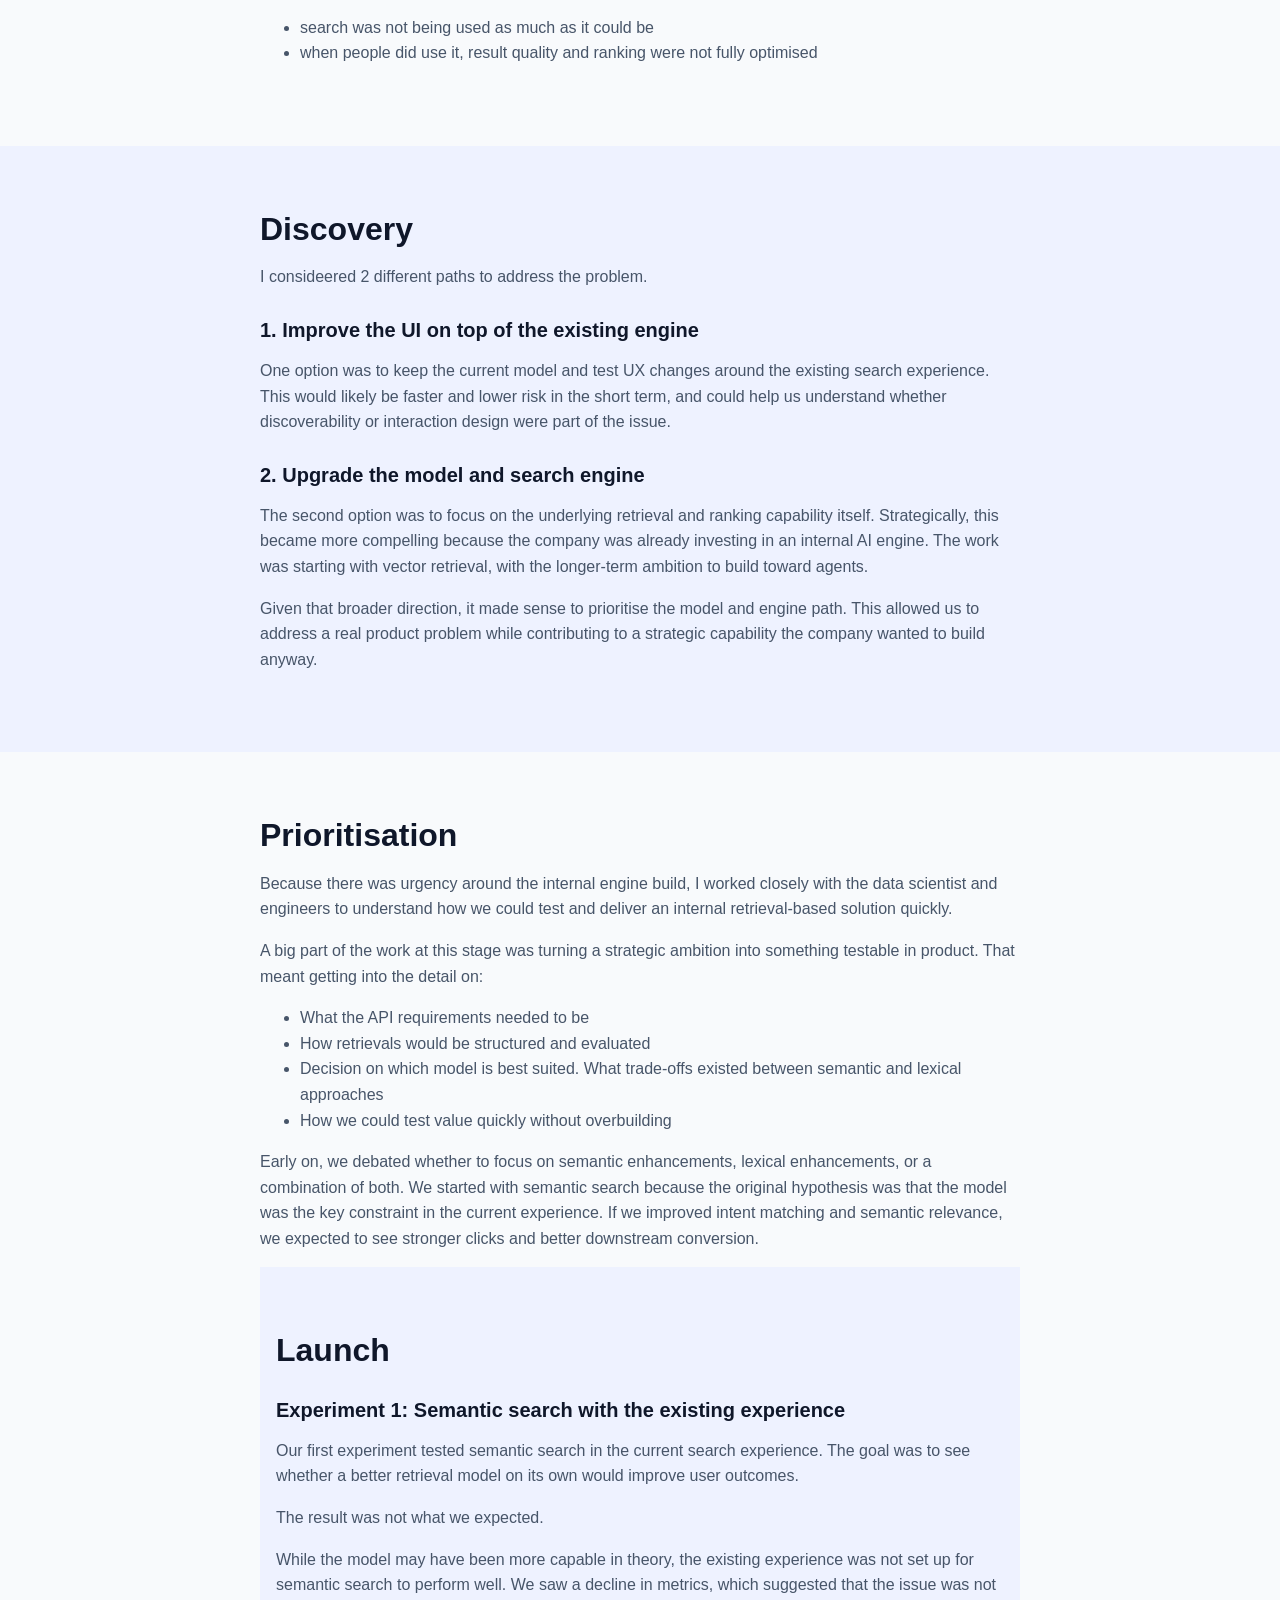
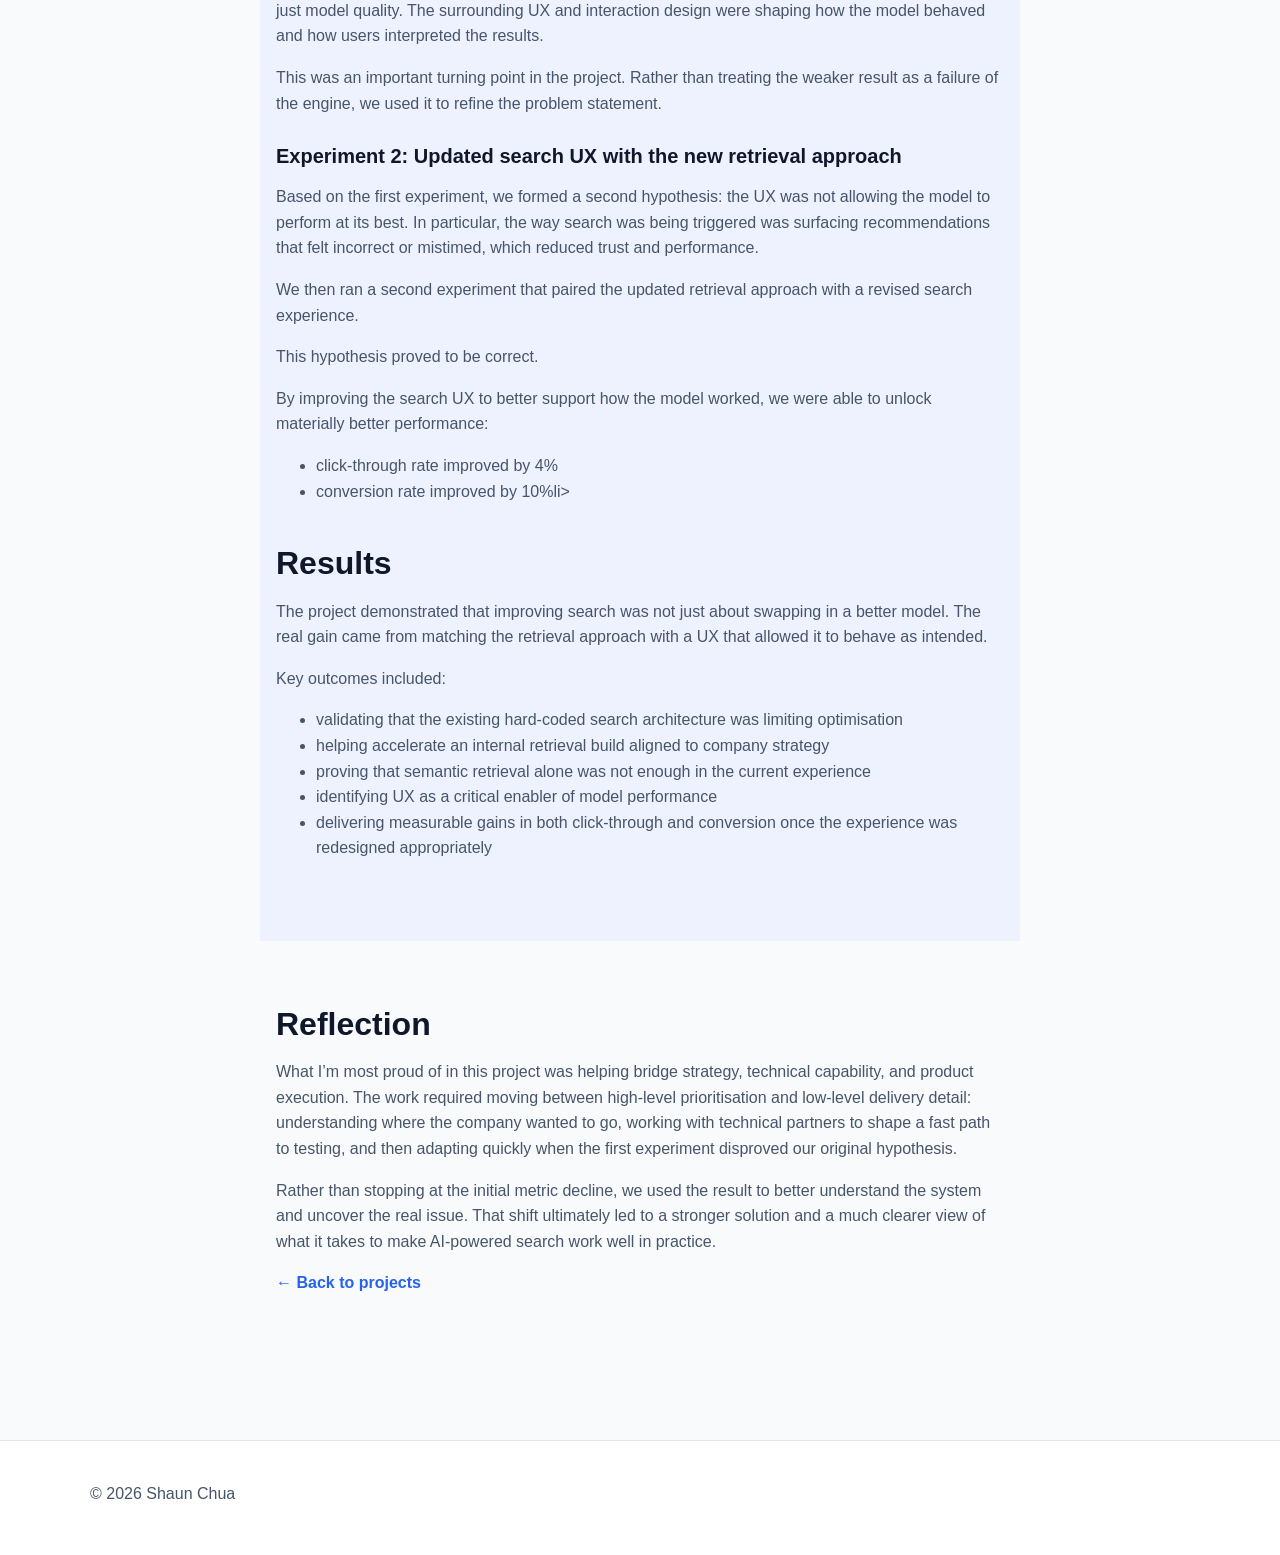
<file: projects/project-search-exp.html>
<!DOCTYPE html>
<html lang="en">
<head>
  <meta charset="UTF-8" />
  <meta name="viewport" content="width=device-width, initial-scale=1.0" />
  <title> Search Engine Upgrade and UX Optimisation| Shaun Chua</title>
  <meta name="description" content="Case study: AI explainability for candidate feedback in the rejection email flow at SEEK." />
  <link rel="stylesheet" href="../style.css" />
</head>
<body>
  <header class="site-header">
    <div class="container nav">
      <a class="logo" href="../index.html#home">SC</a>
      <nav>
        <a href="../index.html#about">About</a>
        <a href="../index.html#projects">Projects</a>
        <a href="../index.html#contact">Contact</a>
      </nav>
    </div>
  </header>

  <main>
    <section class="hero">
      <div class="container narrow">
        <p class="back-link"><a href="../index.html#projects">← Back to projects</a></p>
        <p class="eyebrow">Case Study</p>
        <h1>Search Engine Upgrade and UX Optimisation</h1>
        <p class="intro">
          Improved the search experience for students by upgrading the search engine and optimising the UX.
        </p>
        <div class="project-meta card">
          <div>
            <span class="meta-label">Role</span>
            <p>Product Manager</p>
          </div>
          <div>
            <span class="meta-label">Timeline</span>
            <p>Apr 2025 – Jul 2025</p>
          </div>
          <div>
            <span class="meta-label">Focus</span>
            <p>Discovery, prioritisation, launch</p>
          </div>
        </div>
      </div>
    </section>

    <section class="section">
      <div class="container narrow project-body">
        <h2>Overview</h2>
        <p>
            Search is a critical feature in any marketplace because it helps users turn intent into action. At Candlefox, the existing search experience was underperforming and difficult to improve. The engine relied on hard-coded indexing and ranking logic, which meant we had limited control over relevance and optimisation.
            At the same time, the company was making a broader strategic investment in building an internal AI engine, starting with vector retrieval and eventually evolving toward agent-based experiences. This created an opportunity to solve an immediate product problem while aligning to a longer-term company direction.
            This case study covers how I framed the search problem, evaluated the strategic options, helped shape an internal retrieval-based solution, and led the testing that ultimately showed the biggest gains came not just from the model, but from pairing the model with the right UX.
        </p>

        <h2>The problem</h2>
        <p>
        Search was already an important part of the marketplace experience, but the underlying system made it hard to improve performance in a meaningful way.        
        </p>
        <p>
        The core issue was that the existing search experience was tightly coupled to hard-coded indexing and ranking. That meant relevance was difficult to tune, iteration was slow, and we had limited ability to respond to user intent in a more intelligent way.
        </p>
        <p>This showed up clearly in the data:</p>
        <ul>
          <li>only 11% of users were utilising search</li>
          <li>search had a 40% click-through rate</li>
          <li>5% of searches returned no results</li>
          <li>8% of clicks were happening in positions 11 to 20, suggesting the most relevant results were not being surfaced high enough</li>
        </ul>
        <p>Taken together, this pointed to two problems:</p>
        <ul>
          <li>search was not being used as much as it could be</li>
          <li>when people did use it, result quality and ranking were not fully optimised</li>
        </ul>
      </div>
    </section>

    <section class="section alt">
      <div class="container narrow project-body">
        <h2>Discovery</h2>
        <p>I consideered 2 different paths to address the problem.</p>

        <h3>1. Improve the UI on top of the existing engine</h3>
        <p>
            One option was to keep the current model and test UX changes around the existing search experience. This would likely be faster and lower risk in the short term, and could help us understand whether discoverability or interaction design were part of the issue.
        </p>

        <h3>2. Upgrade the model and search engine</h3>
        <p>
            The second option was to focus on the underlying retrieval and ranking capability itself. Strategically, this became more compelling because the company was already investing in an internal AI engine. The work was starting with vector retrieval, with the longer-term ambition to build toward agents.
        </p>
        <p>
            Given that broader direction, it made sense to prioritise the model and engine path. This allowed us to address a real product problem while contributing to a strategic capability the company wanted to build anyway.
        </p>
      </div>
    </section>

    <section class="section">
      <div class="container narrow project-body">
        <h2>Prioritisation</h2>

        <p>
            Because there was urgency around the internal engine build, I worked closely with the data scientist and engineers to understand how we could test and deliver an internal retrieval-based solution quickly.
        </p>
        <p>A big part of the work at this stage was turning a strategic ambition into something testable in product. That meant getting into the detail on:</p>
        <ul>
          <li>What the API requirements needed to be</li>
          <li>How retrievals would be structured and evaluated</li>
          <li>Decision on which model is best suited. What trade-offs existed between semantic and lexical approaches</li>
          <li>How we could test value quickly without overbuilding</li>
        </ul>
        <p>
            Early on, we debated whether to focus on semantic enhancements, lexical enhancements, or a combination of both. We started with semantic search because the original hypothesis was that the model was the key constraint in the current experience. If we improved intent matching and semantic relevance, we expected to see stronger clicks and better downstream conversion.
        </p>

    <section class="section alt">
      <div class="container narrow project-body">
        <h2>Launch</h2>
        <h3>Experiment 1: Semantic search with the existing experience</h3>
        <p>
            Our first experiment tested semantic search in the current search experience. The goal was to see whether a better retrieval model on its own would improve user outcomes.
        </p>
        <p>The result was not what we expected.</p>
        <p>While the model may have been more capable in theory, the existing experience was not set up for semantic search to perform well. We saw a decline in metrics, which suggested that the issue was not just model quality. The surrounding UX and interaction design were shaping how the model behaved and how users interpreted the results.</p>
        <p>This was an important turning point in the project. Rather than treating the weaker result as a failure of the engine, we used it to refine the problem statement.</p>

        <h3>Experiment 2: Updated search UX with the new retrieval approach</h3>
        <p>
        Based on the first experiment, we formed a second hypothesis: the UX was not allowing the model to perform at its best. In particular, the way search was being triggered was surfacing recommendations that felt incorrect or mistimed, which reduced trust and performance.
        </p>
        <p>We then ran a second experiment that paired the updated retrieval approach with a revised search experience.</p>
        <p>This hypothesis proved to be correct.</p>
        <p>By improving the search UX to better support how the model worked, we were able to unlock materially better performance:</p>
        <ul>
            <li>click-through rate improved by 4%</li>
            <li>conversion rate improved by 10%li>
          </ul>
        
        <h2>Results</h2>
        <p>
            The project demonstrated that improving search was not just about swapping in a better model. The real gain came from matching the retrieval approach with a UX that allowed it to behave as intended.        </p>
        <p>Key outcomes included:</p>
        <ul>
          <li>validating that the existing hard-coded search architecture was limiting optimisation</li>
          <li>helping accelerate an internal retrieval build aligned to company strategy</li>
          <li>proving that semantic retrieval alone was not enough in the current experience</li>
          <li>identifying UX as a critical enabler of model performance</li>
          <li>delivering measurable gains in both click-through and conversion once the experience was redesigned appropriately</li>
        </ul>
      </div>
    </section>

    <section class="section">
      <div class="container narrow project-body">
        <h2>Reflection</h2>
        <p>
        What I’m most proud of in this project was helping bridge strategy, technical capability, and product execution. The work required moving between high-level prioritisation and low-level delivery detail: understanding where the company wanted to go, working with technical partners to shape a fast path to testing, and then adapting quickly when the first experiment disproved our original hypothesis.
        </p>
        <p>
            Rather than stopping at the initial metric decline, we used the result to better understand the system and uncover the real issue. That shift ultimately led to a stronger solution and a much clearer view of what it takes to make AI-powered search work well in practice.
        </p>
        <p class="back-link"><a href="../index.html#projects">← Back to projects</a></p>
      </div>
    </section>
  </main>

  <footer class="site-footer">
    <div class="container footer-content">
      <p>© 2026 Shaun Chua</p>
    </div>
  </footer>
</body>
</html>
</file>
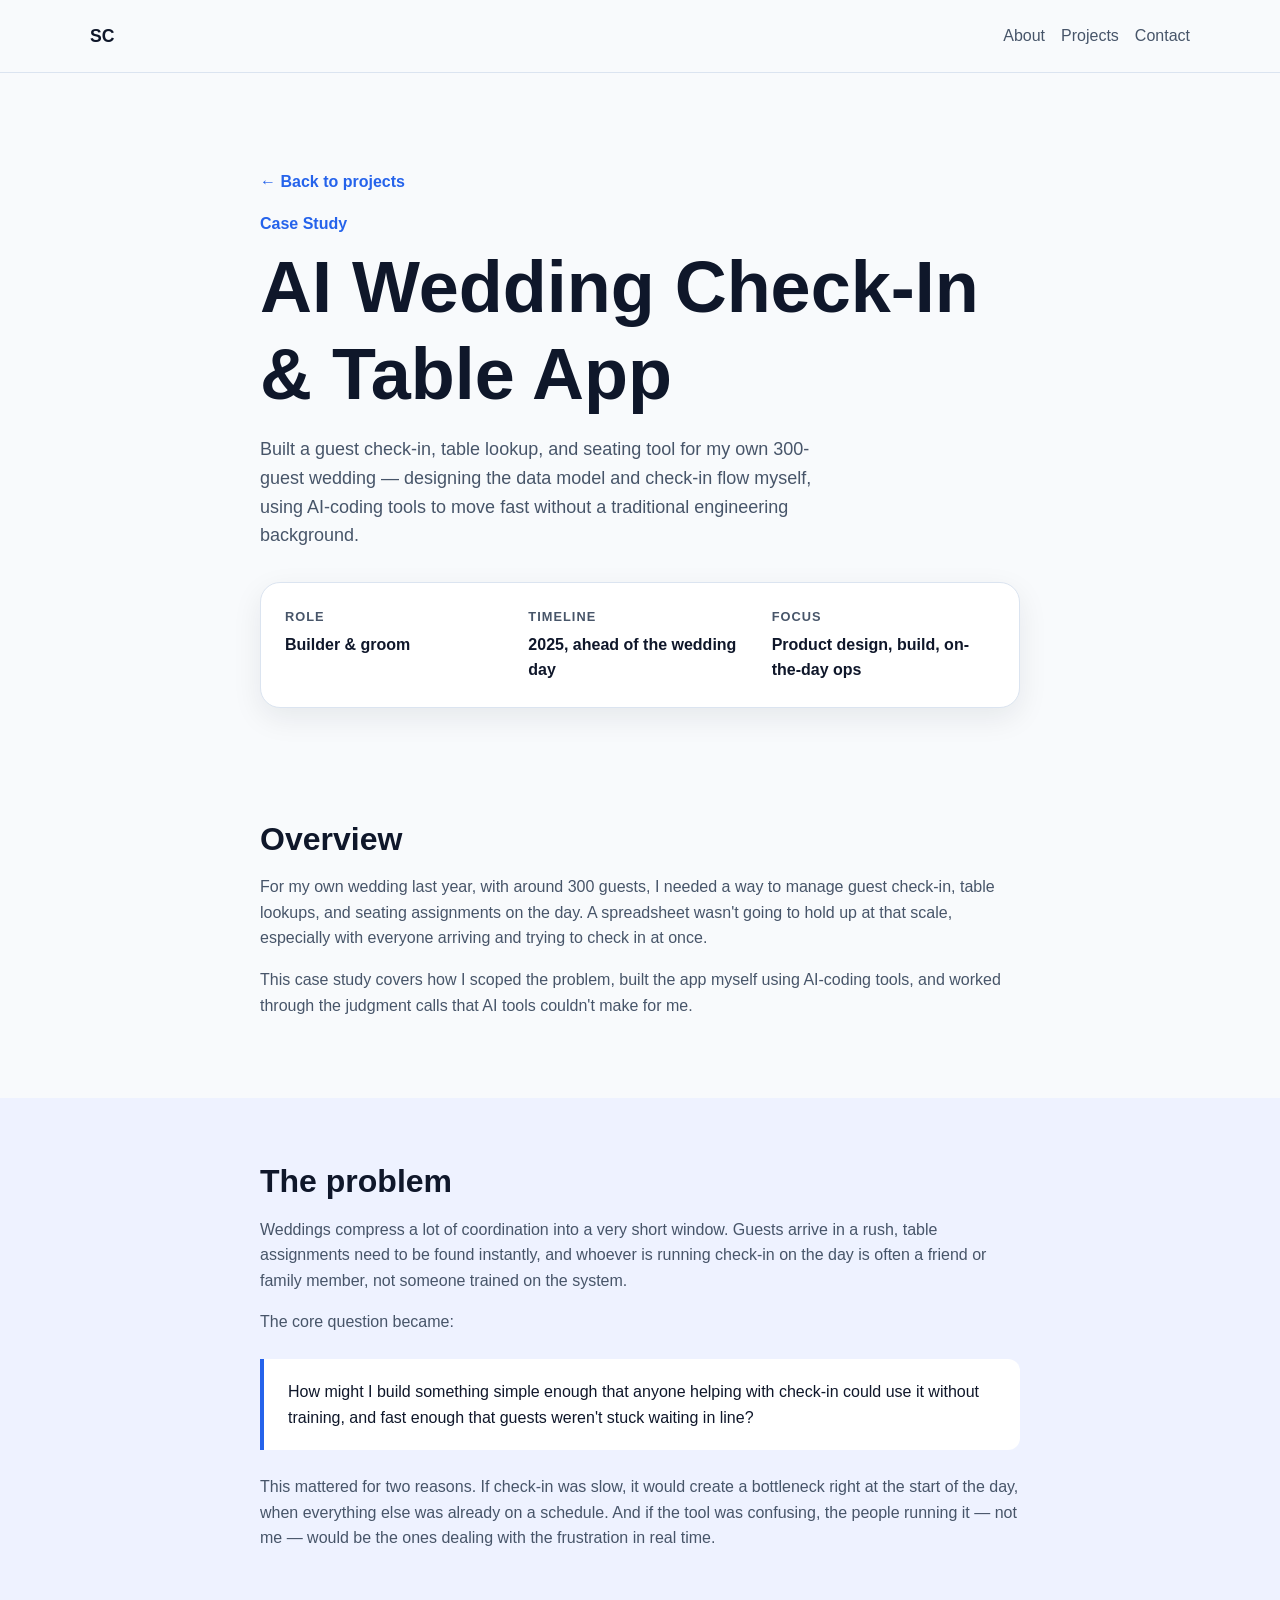
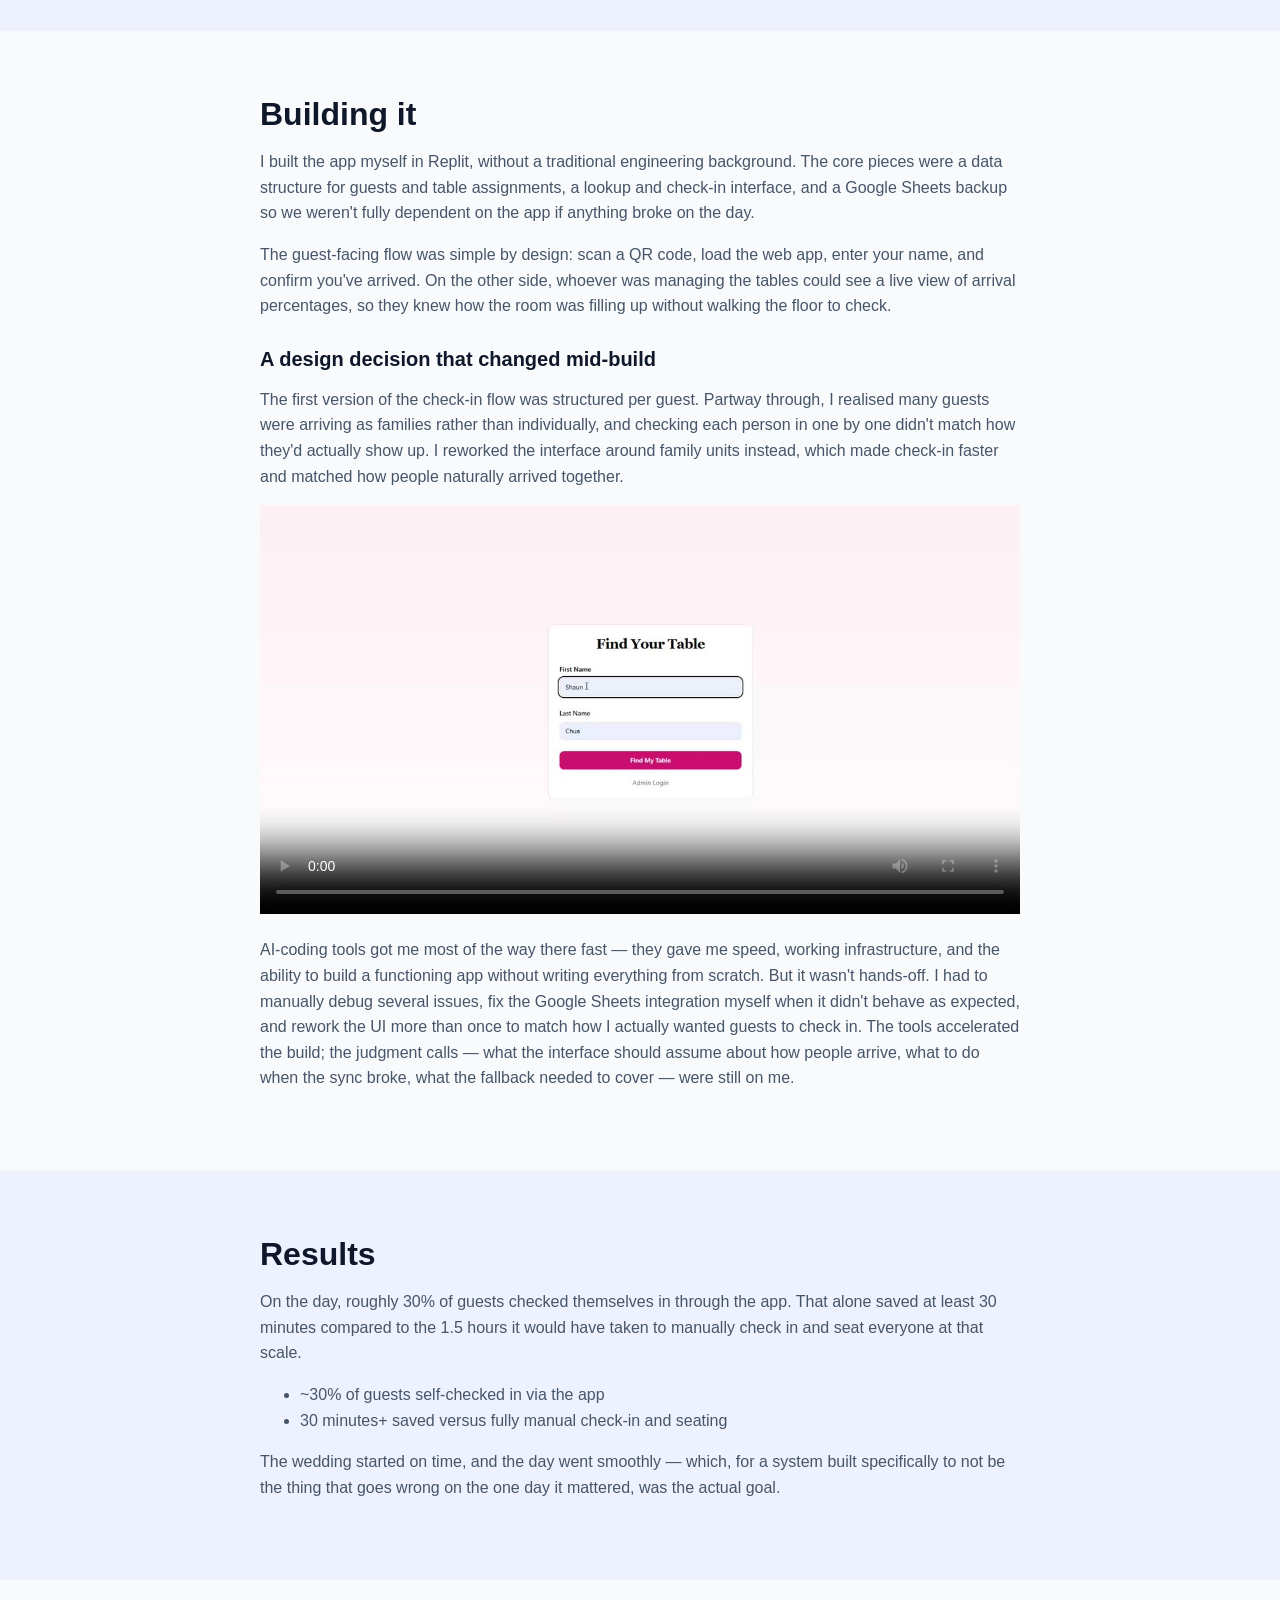
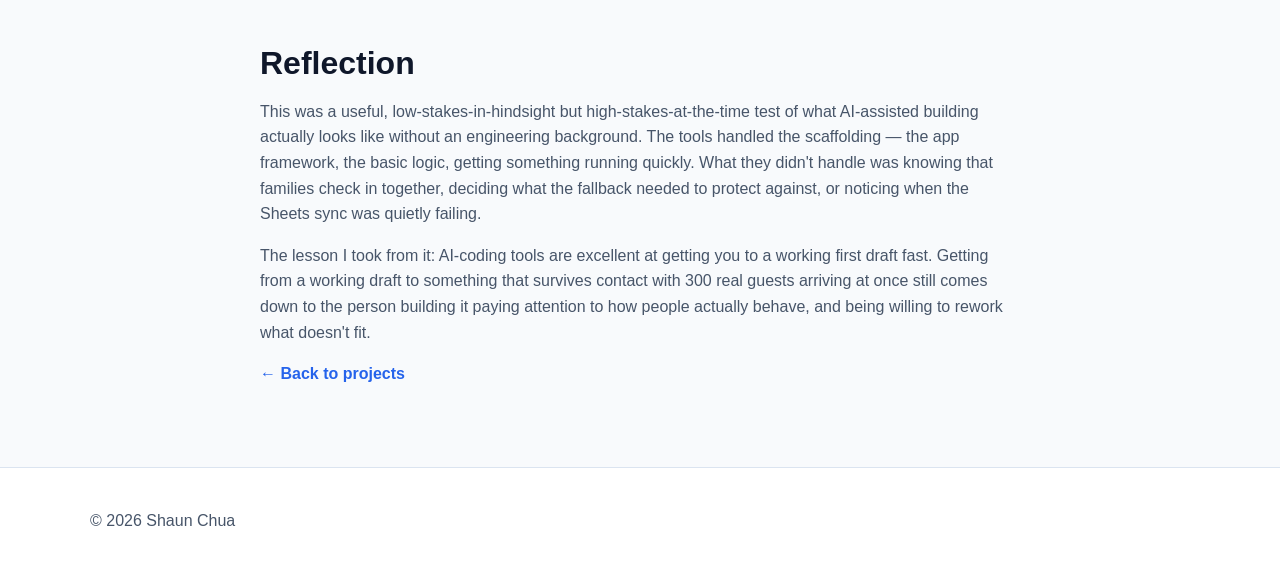
<file: projects/project-wedding-app (1).html>
<!DOCTYPE html>
<html lang="en">
<head>
  <meta charset="UTF-8" />
  <meta name="viewport" content="width=device-width, initial-scale=1.0" />
  <title>AI Wedding Check-In &amp; Table App | Shaun Chua</title>
  <meta name="description" content="Case study: building an AI-assisted guest check-in and table lookup app for a 300-guest wedding, without a traditional engineering background." />
  <link rel="stylesheet" href="../style.css" />
</head>
<body>
  <header class="site-header">
    <div class="container nav">
      <a class="logo" href="../index.html#home">SC</a>
      <nav>
        <a href="../index.html#about">About</a>
        <a href="../index.html#projects">Projects</a>
        <a href="../index.html#contact">Contact</a>
      </nav>
    </div>
  </header>

  <main>
    <section class="hero">
      <div class="container narrow">
        <p class="back-link"><a href="../index.html#projects">← Back to projects</a></p>
        <p class="eyebrow">Case Study</p>
        <h1>AI Wedding Check-In &amp; Table App</h1>
        <p class="intro">
          Built a guest check-in, table lookup, and seating tool for my own 300-guest wedding — designing the data model and check-in flow myself, using AI-coding tools to move fast without a traditional engineering background.
        </p>
        <div class="project-meta card">
          <div>
            <span class="meta-label">Role</span>
            <p>Builder &amp; groom</p>
          </div>
          <div>
            <span class="meta-label">Timeline</span>
            <p>2025, ahead of the wedding day</p>
          </div>
          <div>
            <span class="meta-label">Focus</span>
            <p>Product design, build, on-the-day ops</p>
          </div>
        </div>
      </div>
    </section>

    <section class="section">
      <div class="container narrow project-body">
        <h2>Overview</h2>
        <p>
          For my own wedding last year, with around 300 guests, I needed a way to manage guest check-in, table lookups, and seating assignments on the day. A spreadsheet wasn't going to hold up at that scale, especially with everyone arriving and trying to check in at once.
        </p>
        <p>
          This case study covers how I scoped the problem, built the app myself using AI-coding tools, and worked through the judgment calls that AI tools couldn't make for me.
        </p>
      </div>
    </section>

    <section class="section alt">
      <div class="container narrow project-body">
        <h2>The problem</h2>
        <p>
          Weddings compress a lot of coordination into a very short window. Guests arrive in a rush, table assignments need to be found instantly, and whoever is running check-in on the day is often a friend or family member, not someone trained on the system.
        </p>
        <p>The core question became:</p>
        <blockquote>How might I build something simple enough that anyone helping with check-in could use it without training, and fast enough that guests weren't stuck waiting in line?</blockquote>
        <p>
          This mattered for two reasons. If check-in was slow, it would create a bottleneck right at the start of the day, when everything else was already on a schedule. And if the tool was confusing, the people running it — not me — would be the ones dealing with the frustration in real time.
        </p>
      </div>
    </section>

    <section class="section">
      <div class="container narrow project-body">
        <h2>Building it</h2>
        <p>
          I built the app myself in Replit, without a traditional engineering background. The core pieces were a data structure for guests and table assignments, a lookup and check-in interface, and a Google Sheets backup so we weren't fully dependent on the app if anything broke on the day.
        </p>
        <p>
          The guest-facing flow was simple by design: scan a QR code, load the web app, enter your name, and confirm you've arrived. On the other side, whoever was managing the tables could see a live view of arrival percentages, so they knew how the room was filling up without walking the floor to check.
        </p>
        <h3>A design decision that changed mid-build</h3>
        <p>
          The first version of the check-in flow was structured per guest. Partway through, I realised many guests were arriving as families rather than individually, and checking each person in one by one didn't match how they'd actually show up. I reworked the interface around family units instead, which made check-in faster and matched how people naturally arrived together.
        </p>
        <video controls preload="metadata" poster="../assets/wedding-app-demo-poster.jpg" width="100%">
          <source src="../assets/wedding-app-demo.mp4" type="video/mp4" />
          Your browser doesn't support embedded video. <a href="../assets/wedding-app-demo.mp4">Download the clip</a> instead.
        </video>
        <p>
          AI-coding tools got me most of the way there fast — they gave me speed, working infrastructure, and the ability to build a functioning app without writing everything from scratch. But it wasn't hands-off. I had to manually debug several issues, fix the Google Sheets integration myself when it didn't behave as expected, and rework the UI more than once to match how I actually wanted guests to check in. The tools accelerated the build; the judgment calls — what the interface should assume about how people arrive, what to do when the sync broke, what the fallback needed to cover — were still on me.
        </p>
      </div>
    </section>

    <section class="section alt">
      <div class="container narrow project-body">
        <h2>Results</h2>
        <p>
          On the day, roughly 30% of guests checked themselves in through the app. That alone saved at least 30 minutes compared to the 1.5 hours it would have taken to manually check in and seat everyone at that scale.
        </p>
        <ul>
          <li>~30% of guests self-checked in via the app</li>
          <li>30 minutes+ saved versus fully manual check-in and seating</li>
        </ul>
        <p>
          The wedding started on time, and the day went smoothly — which, for a system built specifically to not be the thing that goes wrong on the one day it mattered, was the actual goal.
        </p>
      </div>
    </section>

    <section class="section">
      <div class="container narrow project-body">
        <h2>Reflection</h2>
        <p>
          This was a useful, low-stakes-in-hindsight but high-stakes-at-the-time test of what AI-assisted building actually looks like without an engineering background. The tools handled the scaffolding — the app framework, the basic logic, getting something running quickly. What they didn't handle was knowing that families check in together, deciding what the fallback needed to protect against, or noticing when the Sheets sync was quietly failing.
        </p>
        <p>
          The lesson I took from it: AI-coding tools are excellent at getting you to a working first draft fast. Getting from a working draft to something that survives contact with 300 real guests arriving at once still comes down to the person building it paying attention to how people actually behave, and being willing to rework what doesn't fit.
        </p>
        <p class="back-link"><a href="../index.html#projects">← Back to projects</a></p>
      </div>
    </section>
  </main>

  <footer class="site-footer">
    <div class="container footer-content">
      <p>© 2026 Shaun Chua</p>
    </div>
  </footer>
</body>
</html>
</file>
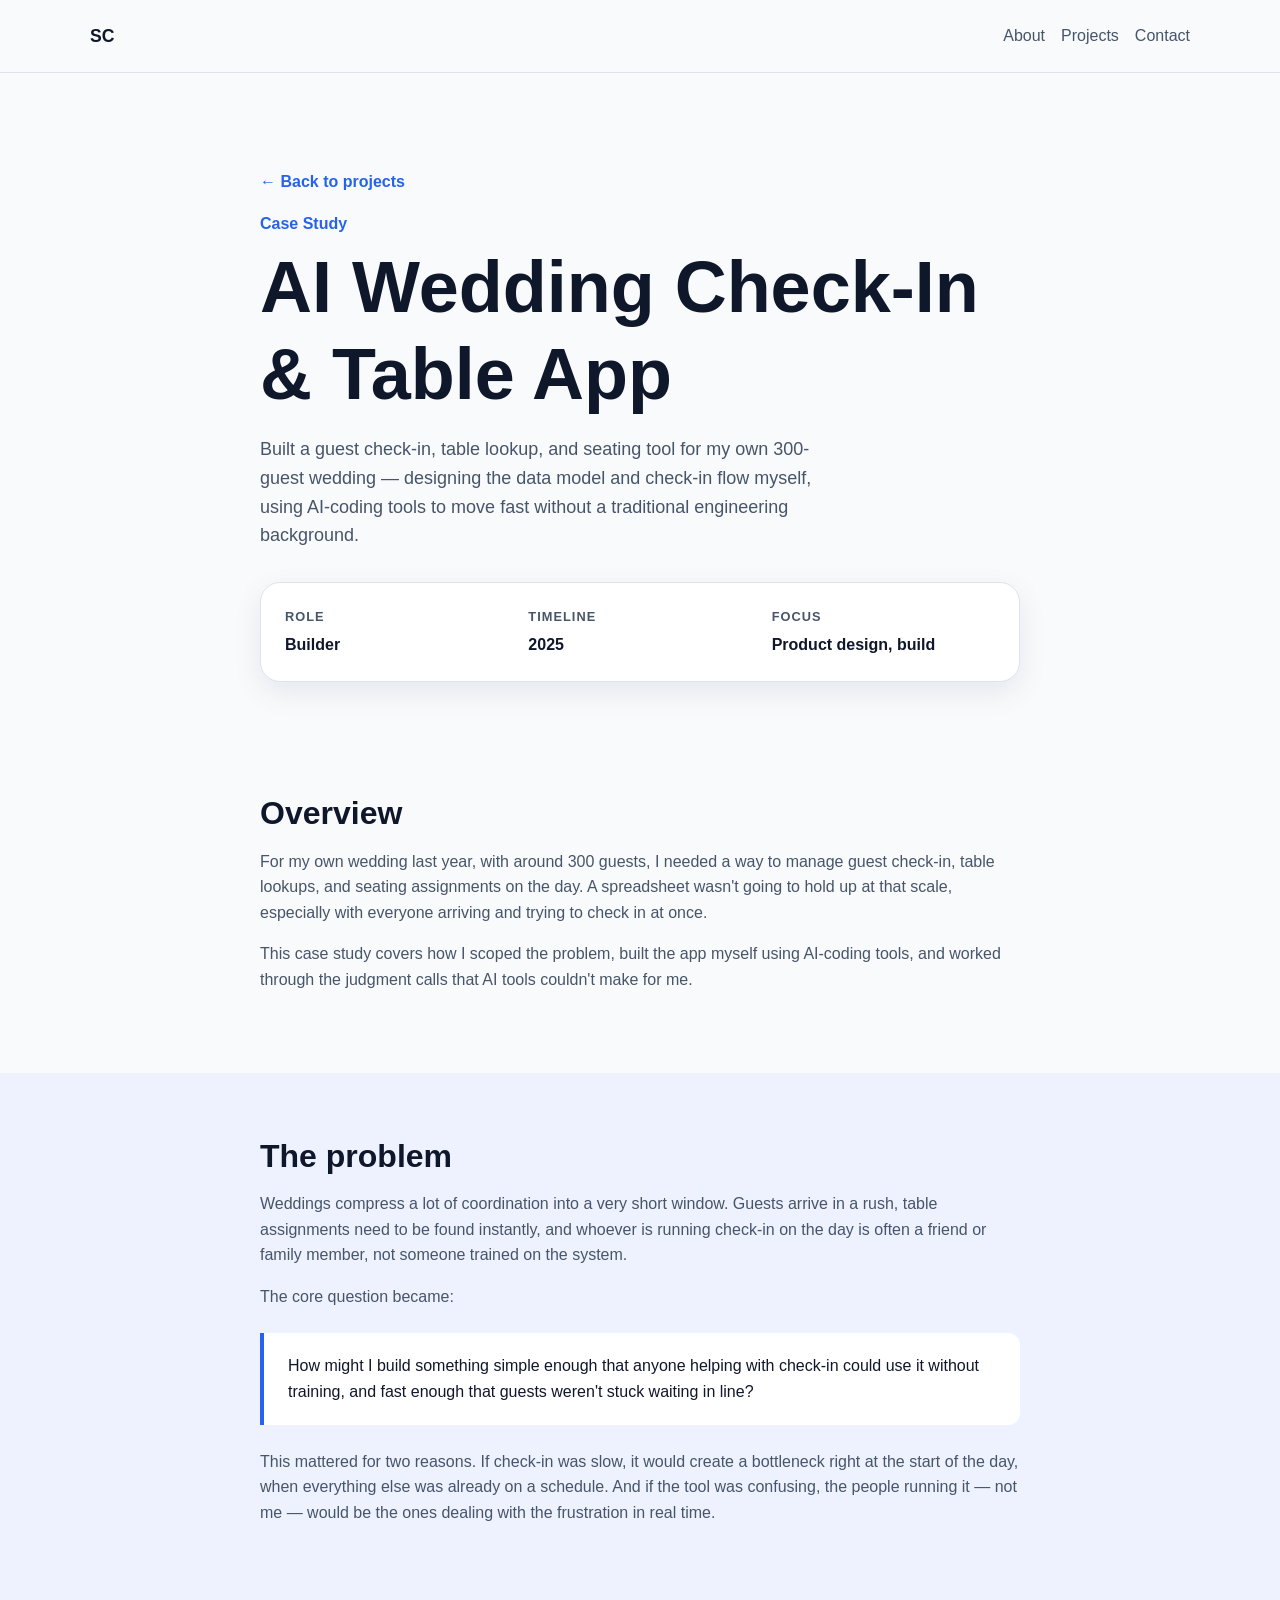
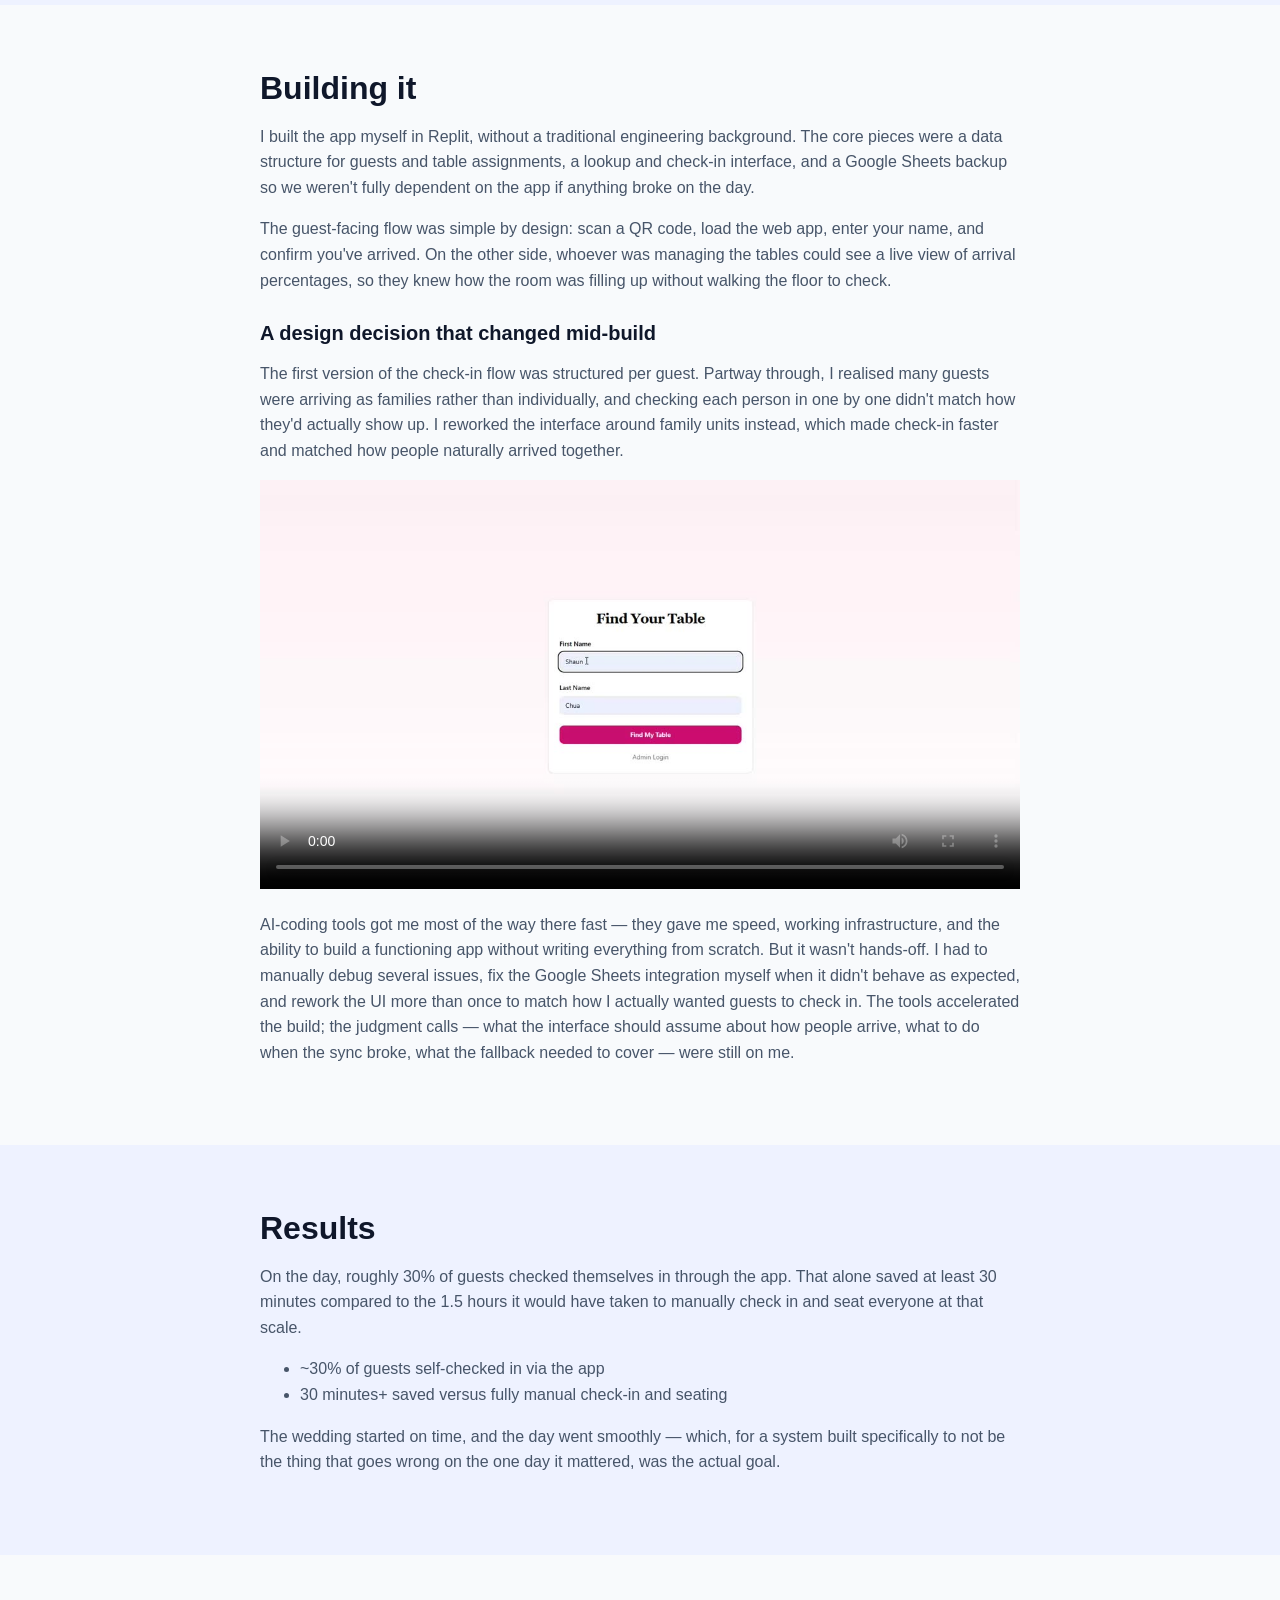
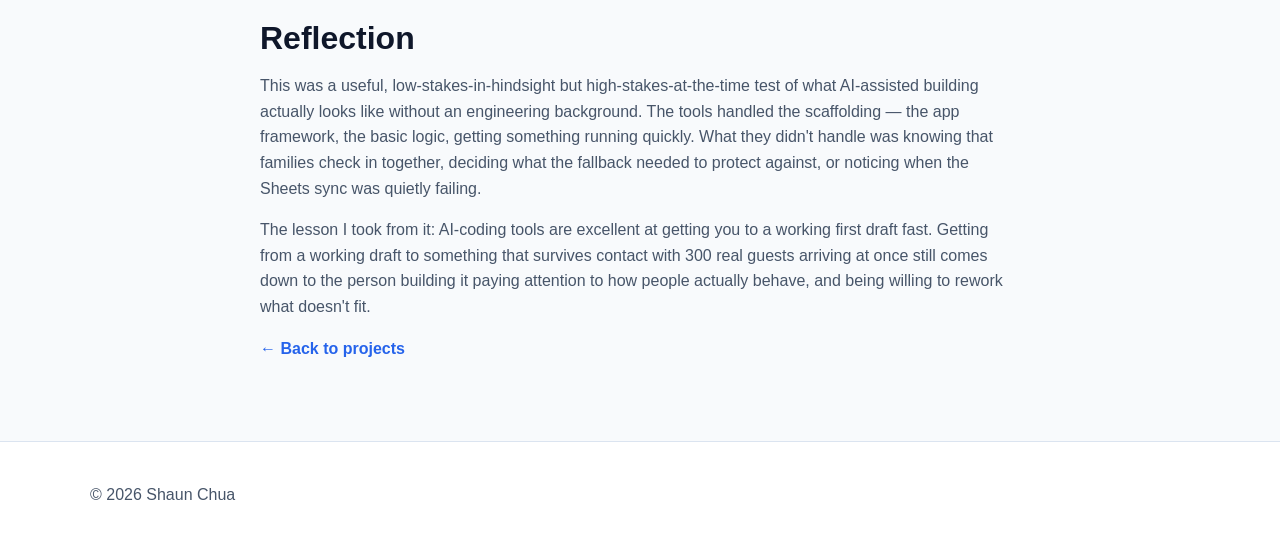
<file: projects/project-wedding-app.html>
<!DOCTYPE html>
<html lang="en">
<head>
  <meta charset="UTF-8" />
  <meta name="viewport" content="width=device-width, initial-scale=1.0" />
  <title>AI Wedding Check-In &amp; Table App | Shaun Chua</title>
  <meta name="description" content="Case study: building an AI-assisted guest check-in and table lookup app for a 300-guest wedding, without a traditional engineering background." />
  <link rel="stylesheet" href="../style.css" />
</head>
<body>
  <header class="site-header">
    <div class="container nav">
      <a class="logo" href="../index.html#home">SC</a>
      <nav>
        <a href="../index.html#about">About</a>
        <a href="../index.html#projects">Projects</a>
        <a href="../index.html#contact">Contact</a>
      </nav>
    </div>
  </header>

  <main>
    <section class="hero">
      <div class="container narrow">
        <p class="back-link"><a href="../index.html#projects">← Back to projects</a></p>
        <p class="eyebrow">Case Study</p>
        <h1>AI Wedding Check-In &amp; Table App</h1>
        <p class="intro">
          Built a guest check-in, table lookup, and seating tool for my own 300-guest wedding — designing the data model and check-in flow myself, using AI-coding tools to move fast without a traditional engineering background.
        </p>
        <div class="project-meta card">
          <div>
            <span class="meta-label">Role</span>
            <p>Builder</p>
          </div>
          <div>
            <span class="meta-label">Timeline</span>
            <p>2025</p>
          </div>
          <div>
            <span class="meta-label">Focus</span>
            <p>Product design, build</p>
          </div>
        </div>
      </div>
    </section>

    <section class="section">
      <div class="container narrow project-body">
        <h2>Overview</h2>
        <p>
          For my own wedding last year, with around 300 guests, I needed a way to manage guest check-in, table lookups, and seating assignments on the day. A spreadsheet wasn't going to hold up at that scale, especially with everyone arriving and trying to check in at once.
        </p>
        <p>
          This case study covers how I scoped the problem, built the app myself using AI-coding tools, and worked through the judgment calls that AI tools couldn't make for me.
        </p>
      </div>
    </section>

    <section class="section alt">
      <div class="container narrow project-body">
        <h2>The problem</h2>
        <p>
          Weddings compress a lot of coordination into a very short window. Guests arrive in a rush, table assignments need to be found instantly, and whoever is running check-in on the day is often a friend or family member, not someone trained on the system.
        </p>
        <p>The core question became:</p>
        <blockquote>How might I build something simple enough that anyone helping with check-in could use it without training, and fast enough that guests weren't stuck waiting in line?</blockquote>
        <p>
          This mattered for two reasons. If check-in was slow, it would create a bottleneck right at the start of the day, when everything else was already on a schedule. And if the tool was confusing, the people running it — not me — would be the ones dealing with the frustration in real time.
        </p>
      </div>
    </section>

    <section class="section">
      <div class="container narrow project-body">
        <h2>Building it</h2>
        <p>
          I built the app myself in Replit, without a traditional engineering background. The core pieces were a data structure for guests and table assignments, a lookup and check-in interface, and a Google Sheets backup so we weren't fully dependent on the app if anything broke on the day.
        </p>
        <p>
          The guest-facing flow was simple by design: scan a QR code, load the web app, enter your name, and confirm you've arrived. On the other side, whoever was managing the tables could see a live view of arrival percentages, so they knew how the room was filling up without walking the floor to check.
        </p>
        <h3>A design decision that changed mid-build</h3>
        <p>
          The first version of the check-in flow was structured per guest. Partway through, I realised many guests were arriving as families rather than individually, and checking each person in one by one didn't match how they'd actually show up. I reworked the interface around family units instead, which made check-in faster and matched how people naturally arrived together.
        </p>
        <video controls preload="metadata" poster="../assets/wedding-app-demo-poster.jpg" width="100%">
          <source src="../assets/wedding-app-demo.mp4" type="video/mp4" />
          Your browser doesn't support embedded video. <a href="../assets/wedding-app-demo.mp4">Download the clip</a> instead.
        </video>
        <p>
          AI-coding tools got me most of the way there fast — they gave me speed, working infrastructure, and the ability to build a functioning app without writing everything from scratch. But it wasn't hands-off. I had to manually debug several issues, fix the Google Sheets integration myself when it didn't behave as expected, and rework the UI more than once to match how I actually wanted guests to check in. The tools accelerated the build; the judgment calls — what the interface should assume about how people arrive, what to do when the sync broke, what the fallback needed to cover — were still on me.
        </p>
      </div>
    </section>

    <section class="section alt">
      <div class="container narrow project-body">
        <h2>Results</h2>
        <p>
          On the day, roughly 30% of guests checked themselves in through the app. That alone saved at least 30 minutes compared to the 1.5 hours it would have taken to manually check in and seat everyone at that scale.
        </p>
        <ul>
          <li>~30% of guests self-checked in via the app</li>
          <li>30 minutes+ saved versus fully manual check-in and seating</li>
        </ul>
        <p>
          The wedding started on time, and the day went smoothly — which, for a system built specifically to not be the thing that goes wrong on the one day it mattered, was the actual goal.
        </p>
      </div>
    </section>

    <section class="section">
      <div class="container narrow project-body">
        <h2>Reflection</h2>
        <p>
          This was a useful, low-stakes-in-hindsight but high-stakes-at-the-time test of what AI-assisted building actually looks like without an engineering background. The tools handled the scaffolding — the app framework, the basic logic, getting something running quickly. What they didn't handle was knowing that families check in together, deciding what the fallback needed to protect against, or noticing when the Sheets sync was quietly failing.
        </p>
        <p>
          The lesson I took from it: AI-coding tools are excellent at getting you to a working first draft fast. Getting from a working draft to something that survives contact with 300 real guests arriving at once still comes down to the person building it paying attention to how people actually behave, and being willing to rework what doesn't fit.
        </p>
        <p class="back-link"><a href="../index.html#projects">← Back to projects</a></p>
      </div>
    </section>
  </main>

  <footer class="site-footer">
    <div class="container footer-content">
      <p>© 2026 Shaun Chua</p>
    </div>
  </footer>
</body>
</html>
</file>
<file: style.css>
:root {
  --bg: #f8fafc;
  --surface: #ffffff;
  --surface-alt: #eef2ff;
  --text: #0f172a;
  --muted: #475569;
  --border: #dbe4f0;
  --primary: #2563eb;
  --primary-dark: #1d4ed8;
  --shadow: 0 10px 30px rgba(15, 23, 42, 0.08);
}

* {
  box-sizing: border-box;
}

html {
  scroll-behavior: smooth;
}

body {
  margin: 0;
  font-family: Inter, Arial, sans-serif;
  background: var(--bg);
  color: var(--text);
  line-height: 1.6;
}

a {
  color: var(--primary);
  text-decoration: none;
}

a:hover {
  text-decoration: underline;
}

.container {
  width: min(1100px, calc(100% - 2rem));
  margin: 0 auto;
}

.narrow {
  width: min(760px, calc(100% - 2rem));
}

.site-header {
  position: sticky;
  top: 0;
  z-index: 10;
  background: rgba(248, 250, 252, 0.92);
  backdrop-filter: blur(12px);
  border-bottom: 1px solid var(--border);
}

.nav {
  display: flex;
  align-items: center;
  justify-content: space-between;
  min-height: 72px;
}

.logo {
  font-weight: 700;
  font-size: 1.1rem;
  color: var(--text);
}

nav {
  display: flex;
  gap: 1rem;
}

nav a {
  color: var(--muted);
  font-weight: 500;
}

.hero {
  padding: 5rem 0 3rem;
}

.hero-grid {
  display: grid;
  grid-template-columns: 1.5fr 1fr;
  gap: 2rem;
  align-items: center;
}

.eyebrow {
  color: var(--primary);
  font-weight: 700;
  margin-bottom: 0.5rem;
}

h1,
 h2,
 h3 {
  line-height: 1.2;
  margin-top: 0;
}

h1 {
  font-size: clamp(2.5rem, 6vw, 4.5rem);
  margin-bottom: 1rem;
}

h2 {
  font-size: 2rem;
  margin-bottom: 1rem;
}

.intro {
  font-size: 1.125rem;
  color: var(--muted);
  max-width: 58ch;
}

.hero-actions {
  display: flex;
  gap: 1rem;
  flex-wrap: wrap;
  margin-top: 1.5rem;
}

.button {
  display: inline-block;
  padding: 0.85rem 1.2rem;
  border-radius: 999px;
  font-weight: 600;
  border: 1px solid transparent;
}

.button:hover {
  text-decoration: none;
}

.button.primary {
  background: var(--primary);
  color: white;
}

.button.primary:hover {
  background: var(--primary-dark);
}

.button.secondary {
  background: white;
  color: var(--text);
  border-color: var(--border);
}

.section {
  padding: 4rem 0;
}

.alt {
  background: var(--surface-alt);
}

.card {
  background: var(--surface);
  border: 1px solid var(--border);
  border-radius: 20px;
  padding: 1.5rem;
  box-shadow: var(--shadow);
}

.highlight ul {
  padding-left: 1.25rem;
  margin-bottom: 0;
}

.project-grid {
  display: grid;
  grid-template-columns: repeat(3, 1fr);
  gap: 1.25rem;
}

.project-card p {
  color: var(--muted);
}

.contact-links {
  display: flex;
  gap: 1rem;
  flex-wrap: wrap;
  margin-top: 1rem;
}

.site-footer {
  border-top: 1px solid var(--border);
  padding: 1.5rem 0 2rem;
  background: white;
}

.footer-content {
  display: flex;
  justify-content: space-between;
  gap: 1rem;
  flex-wrap: wrap;
  color: var(--muted);
}

@media (max-width: 800px) {
  .hero-grid,
  .project-grid {
    grid-template-columns: 1fr;
  }

  .nav {
    flex-direction: column;
    justify-content: center;
    padding: 1rem 0;
    gap: 0.75rem;
  }

  .hero {
    padding-top: 3rem;
  }

  h1 {
    font-size: 2.5rem;
  }
}
.project-tag,
.meta-label {
  display: block;
  text-transform: uppercase;
  letter-spacing: 0.08em;
  font-size: 0.8rem;
  font-weight: 600;
  color: var(--muted);
  margin-bottom: 0.25rem;
}

.project-meta {
  display: grid;
  grid-template-columns: repeat(auto-fit, minmax(160px, 1fr));
  gap: 1.25rem;
  margin-top: 2rem;
}

.project-meta p {
  margin: 0;
  font-weight: 600;
}

.project-body h2:not(:first-child) {
  margin-top: 2.5rem;
}

.project-body h3 {
  font-size: 1.25rem;
  margin-top: 1.75rem;
  margin-bottom: 0.75rem;
}

.project-body p,
.project-body ul {
  color: var(--muted);
}

.project-body blockquote {
  margin: 1.5rem 0;
  padding: 1.25rem 1.5rem;
  border-left: 4px solid var(--primary);
  background: var(--surface);
  border-radius: 0 12px 12px 0;
}

.project-body blockquote p {
  margin: 0;
  color: var(--text);
  font-size: 1.05rem;
}

.project-link,
.back-link a {
  color: var(--primary);
  font-weight: 600;
}

.back-link {
  margin-bottom: 1rem;
}

.back-link a:hover,
.project-link:hover {
  text-decoration: underline;
}
</file>
